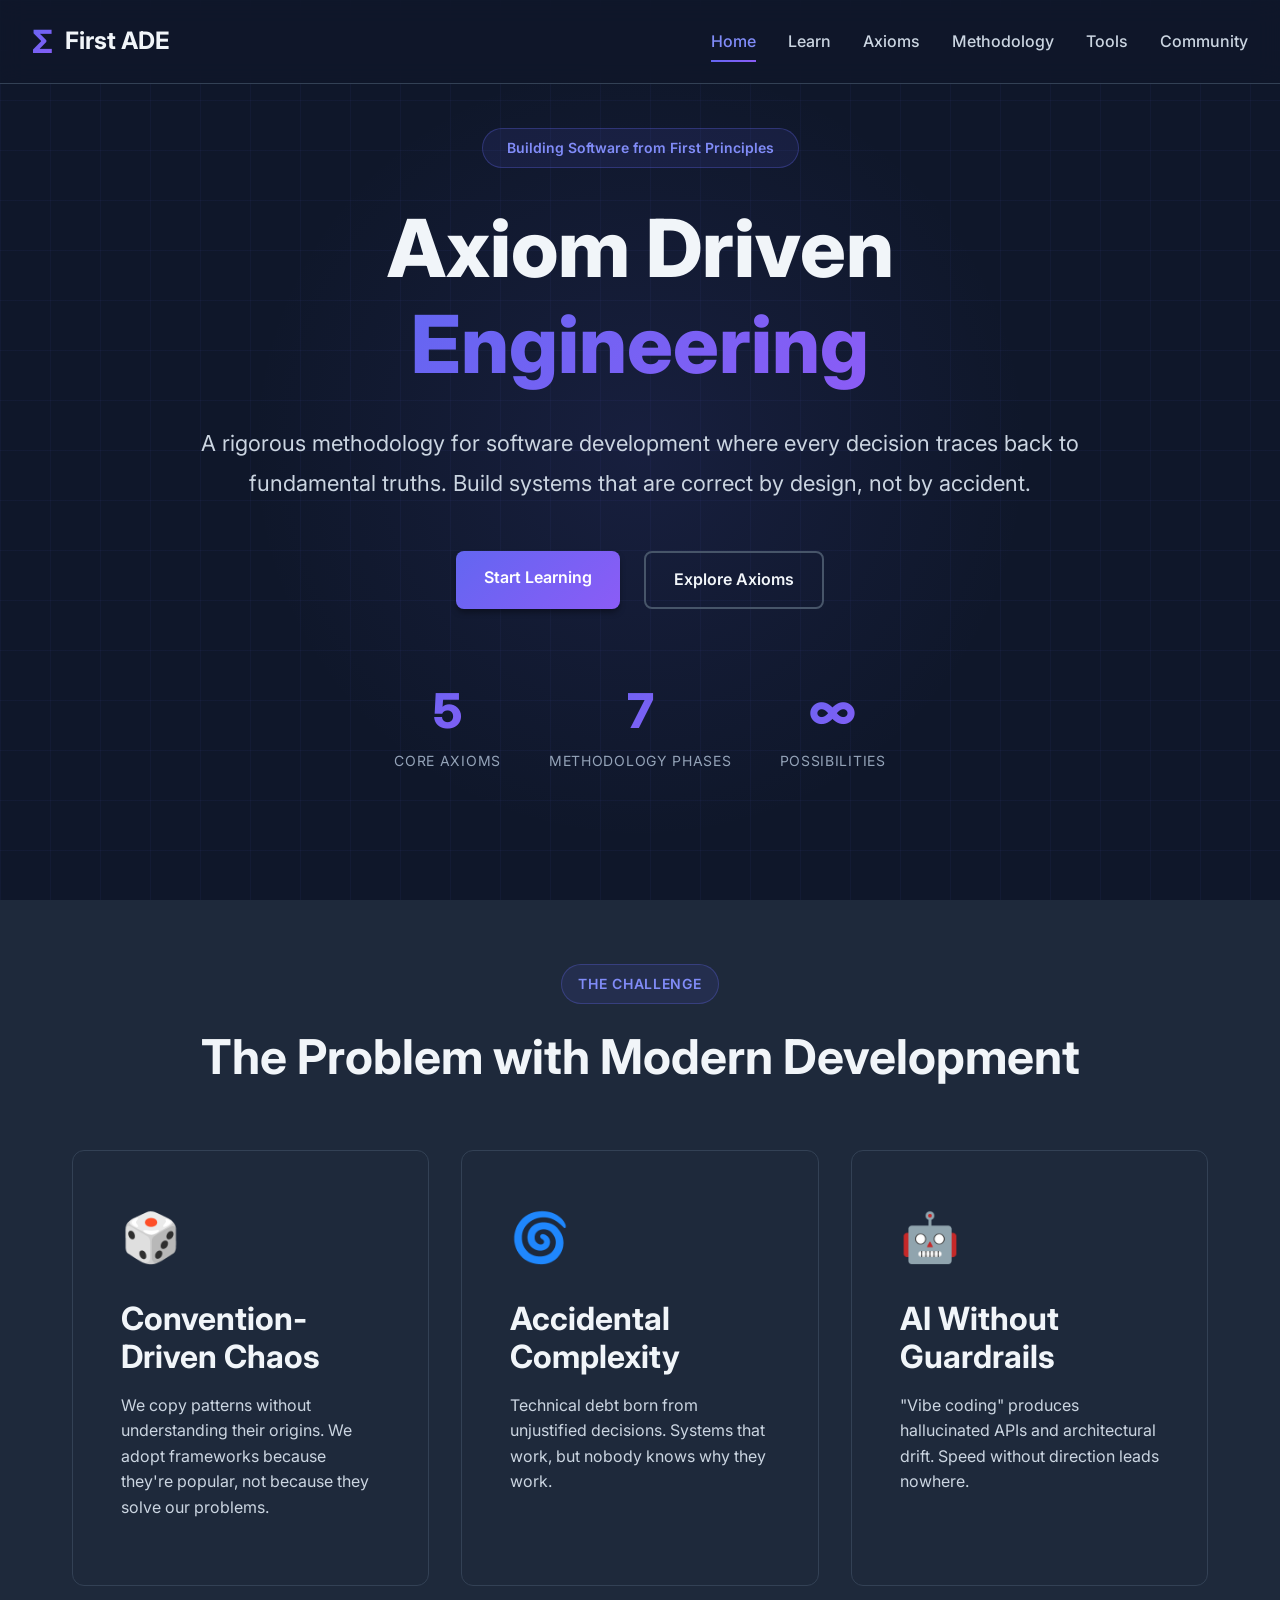
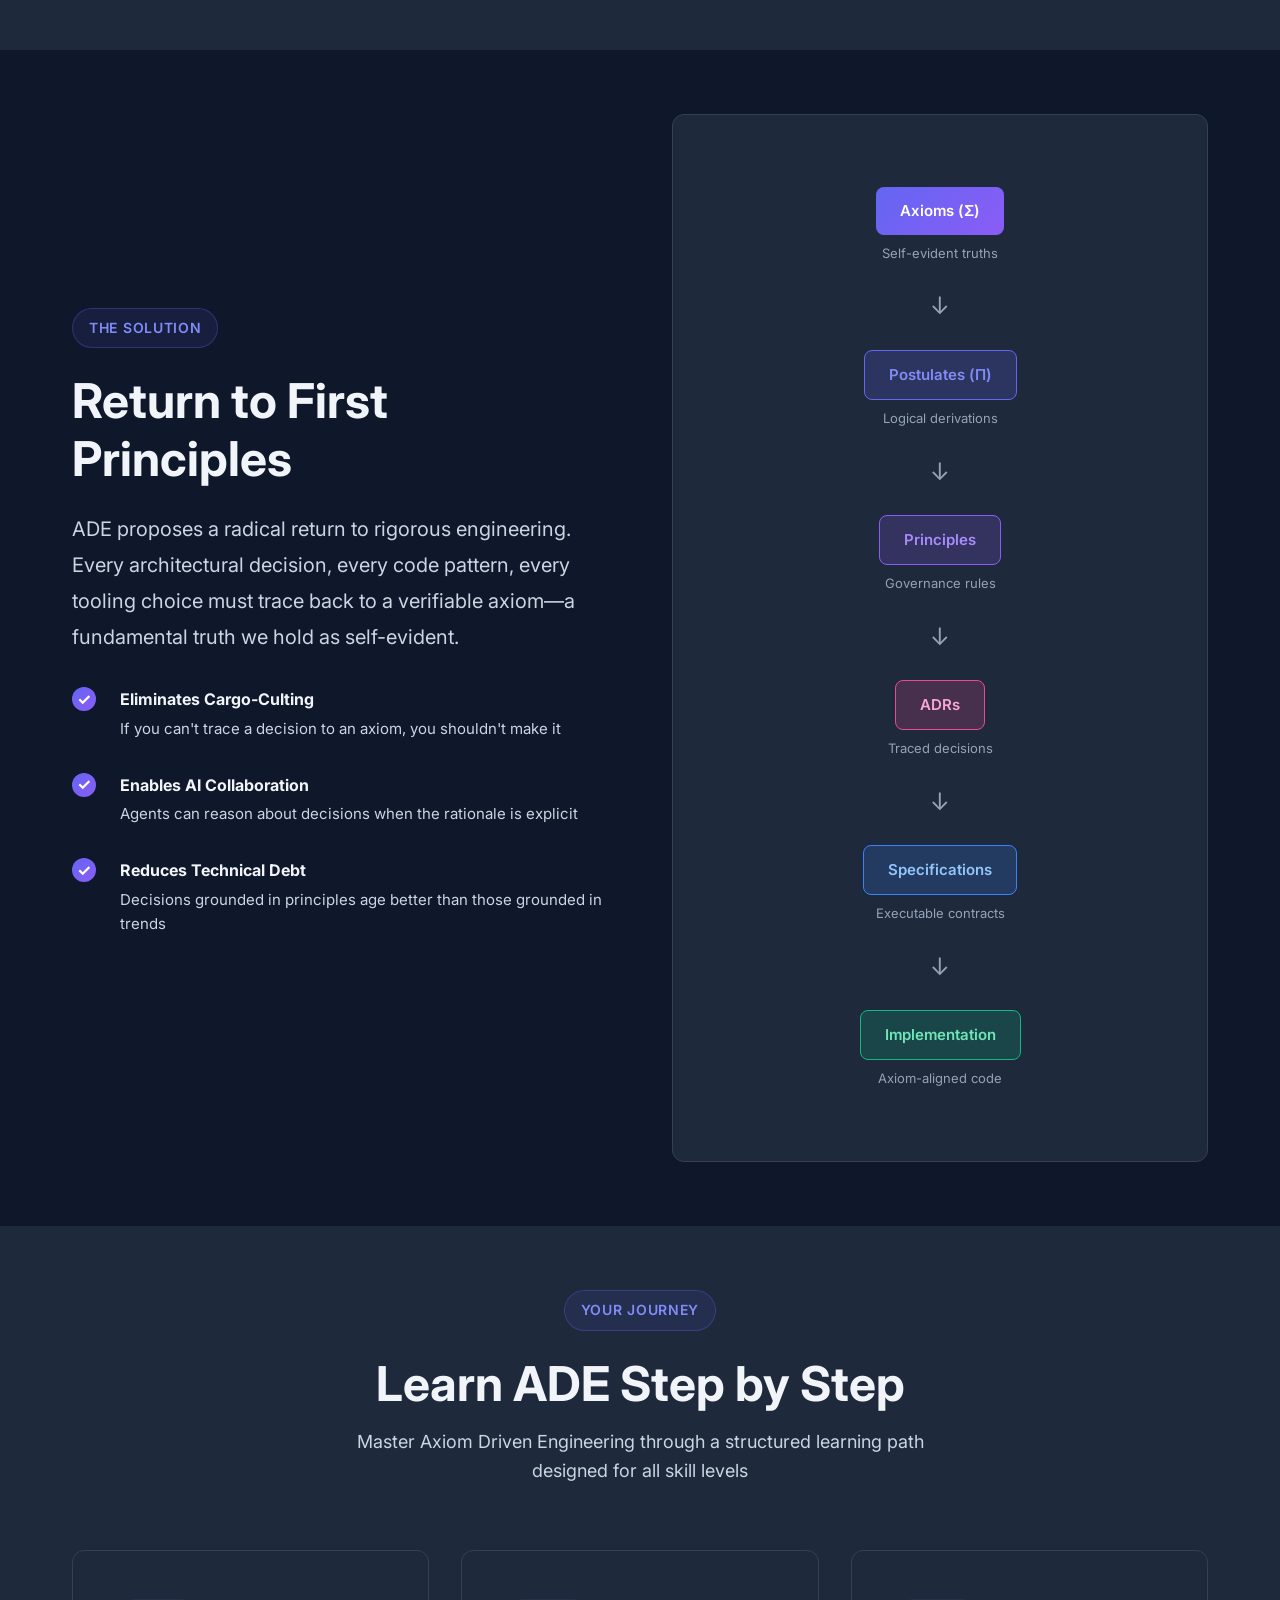
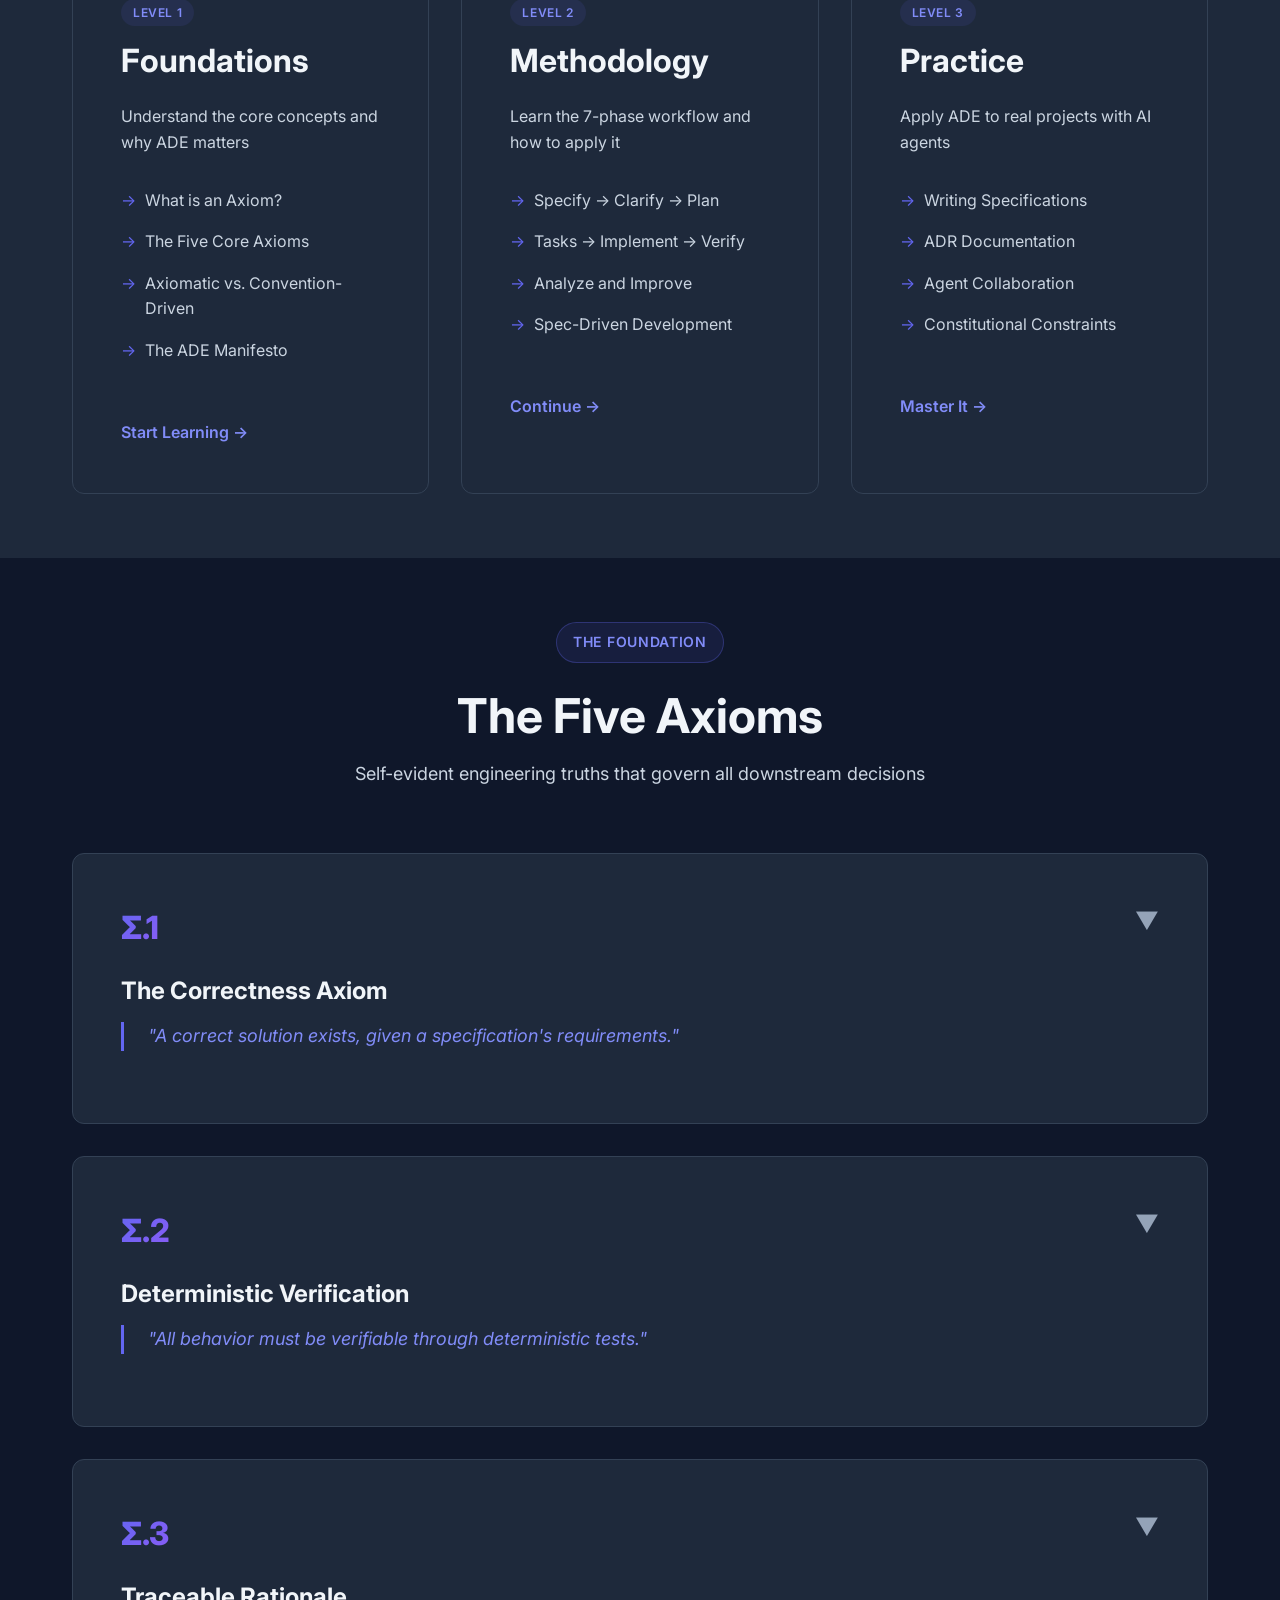
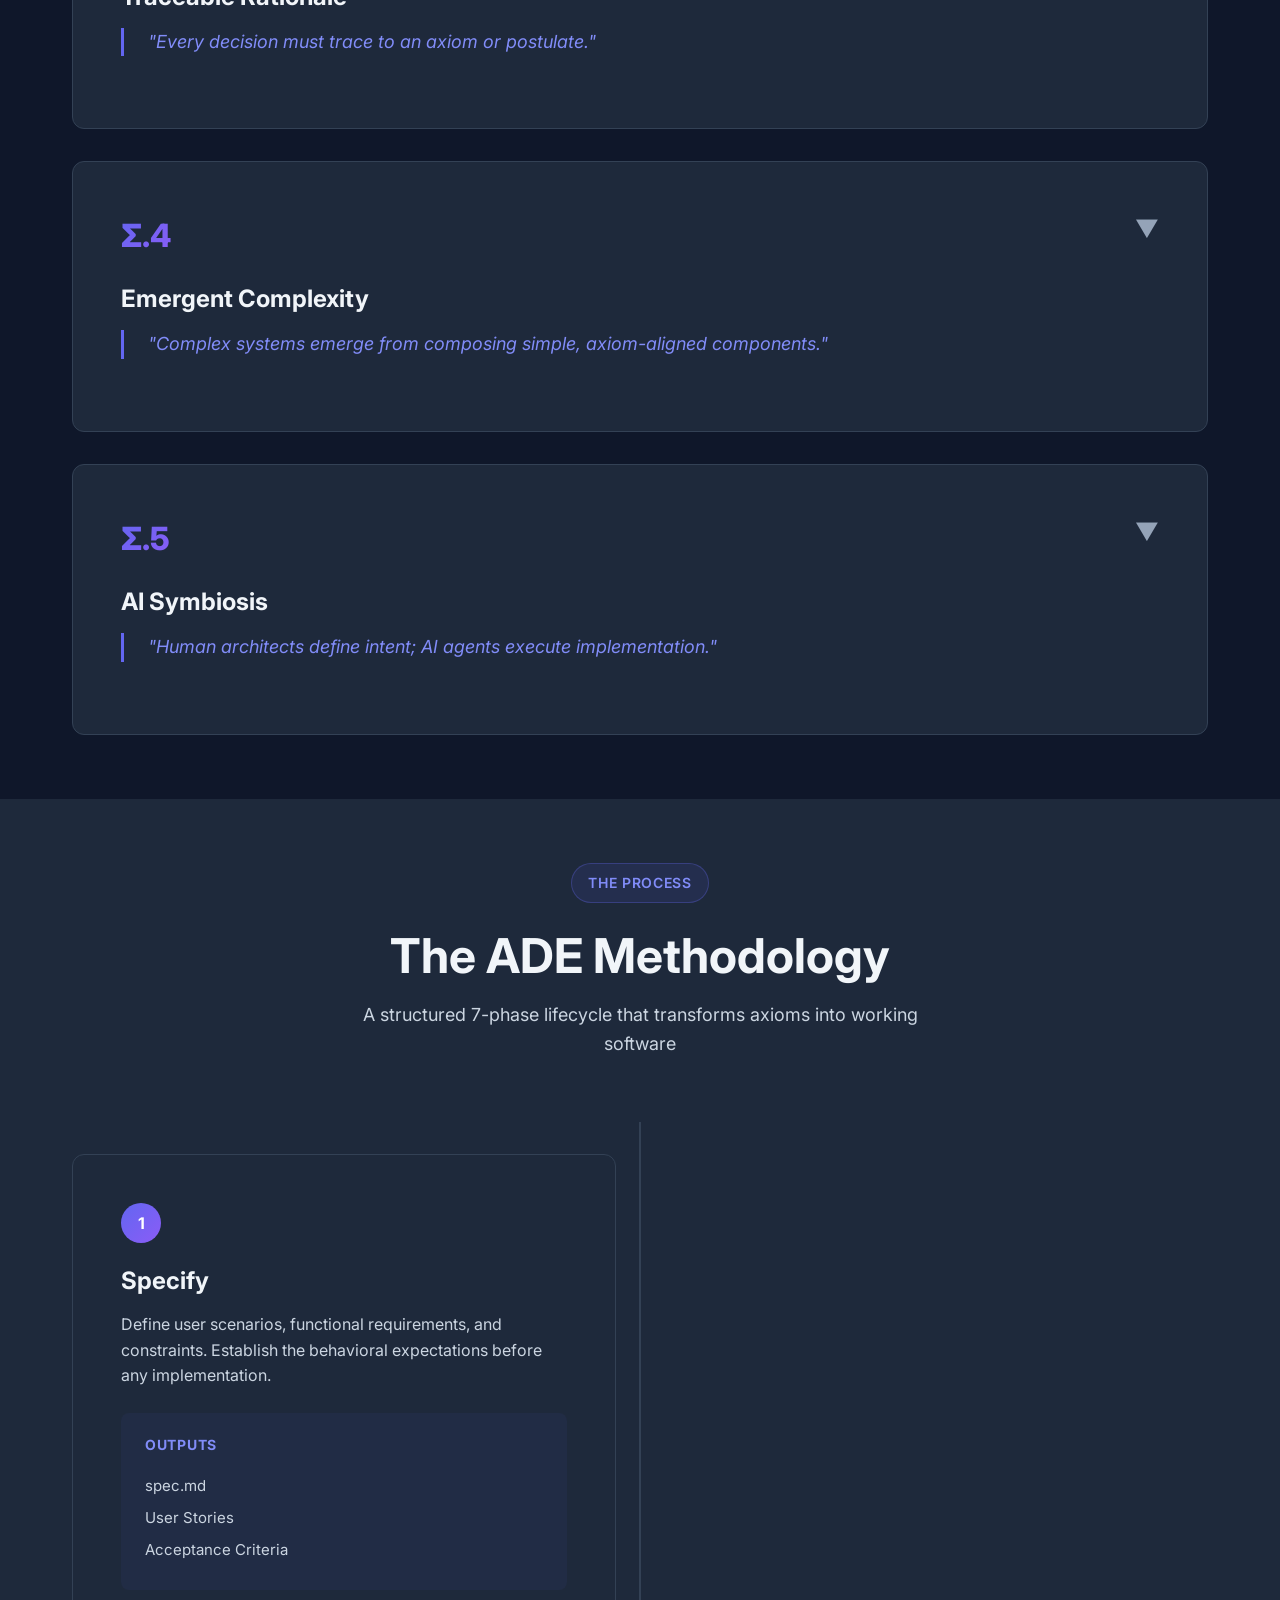
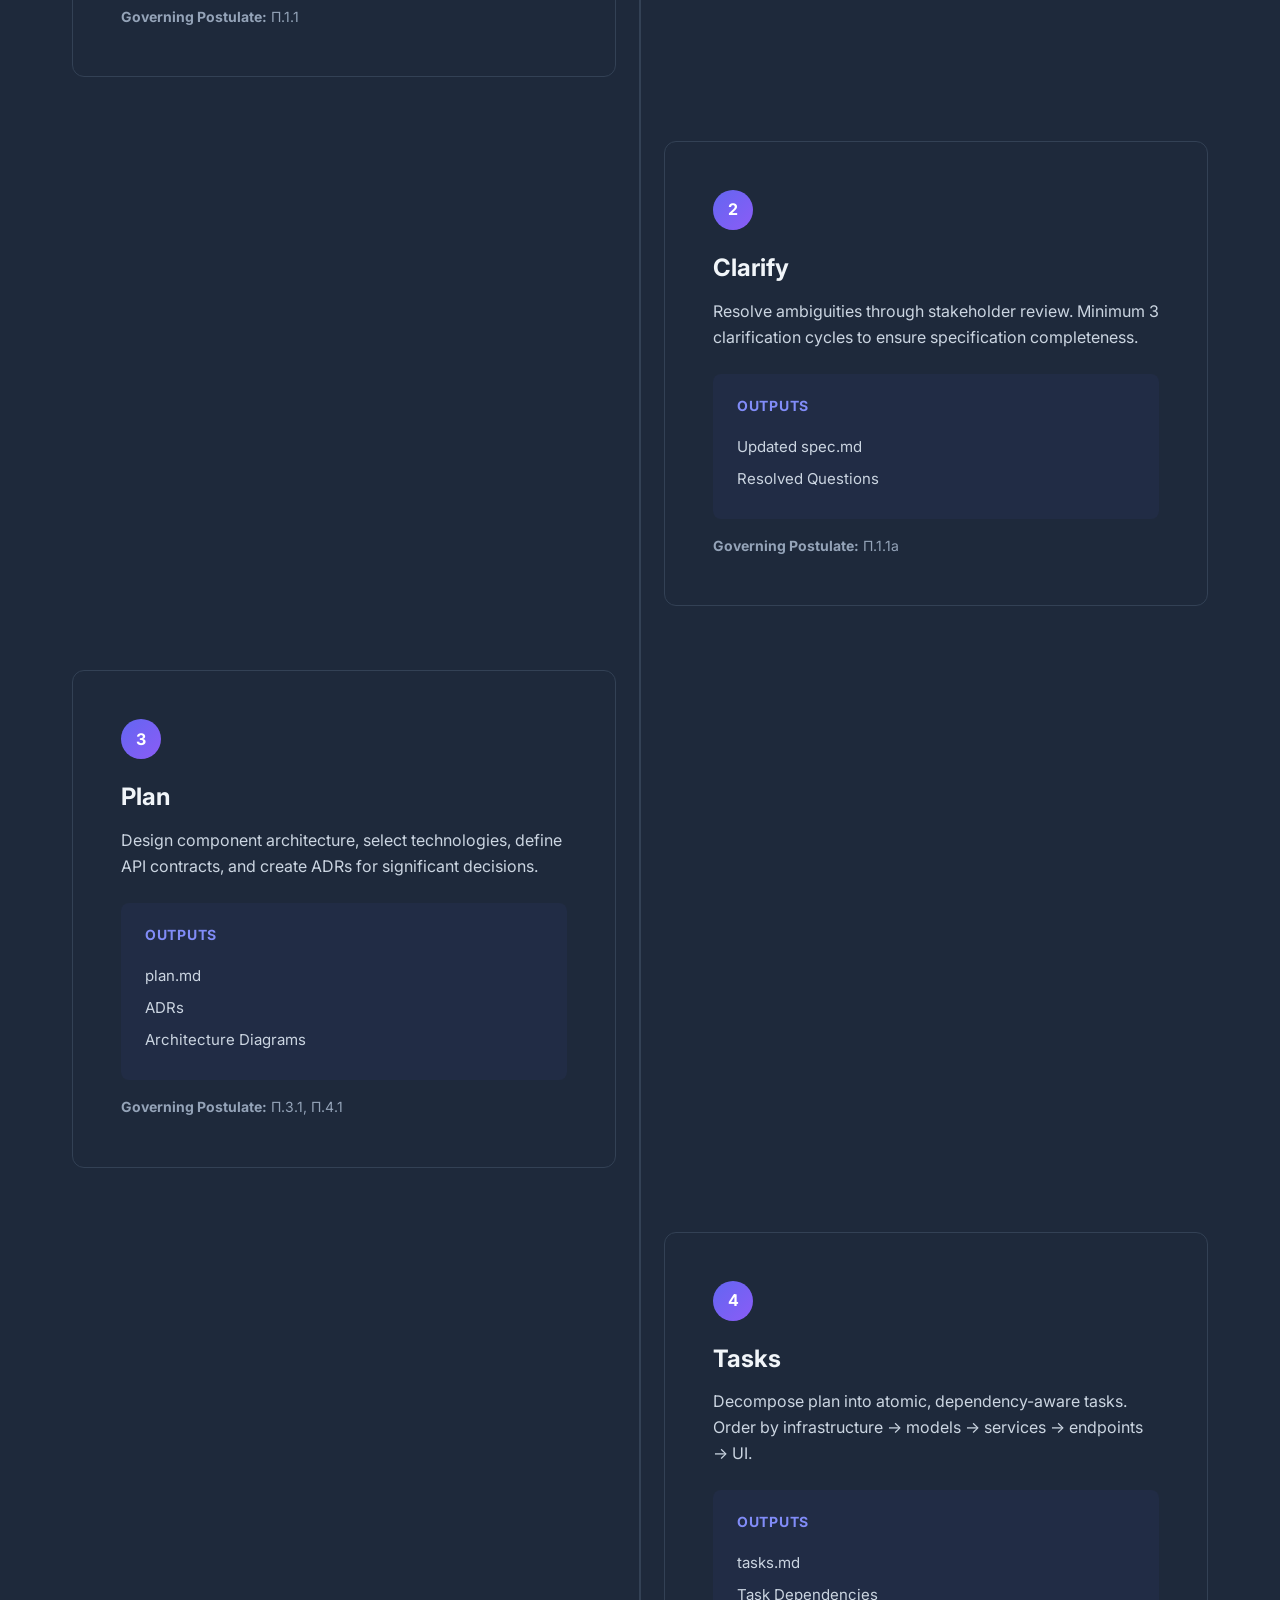
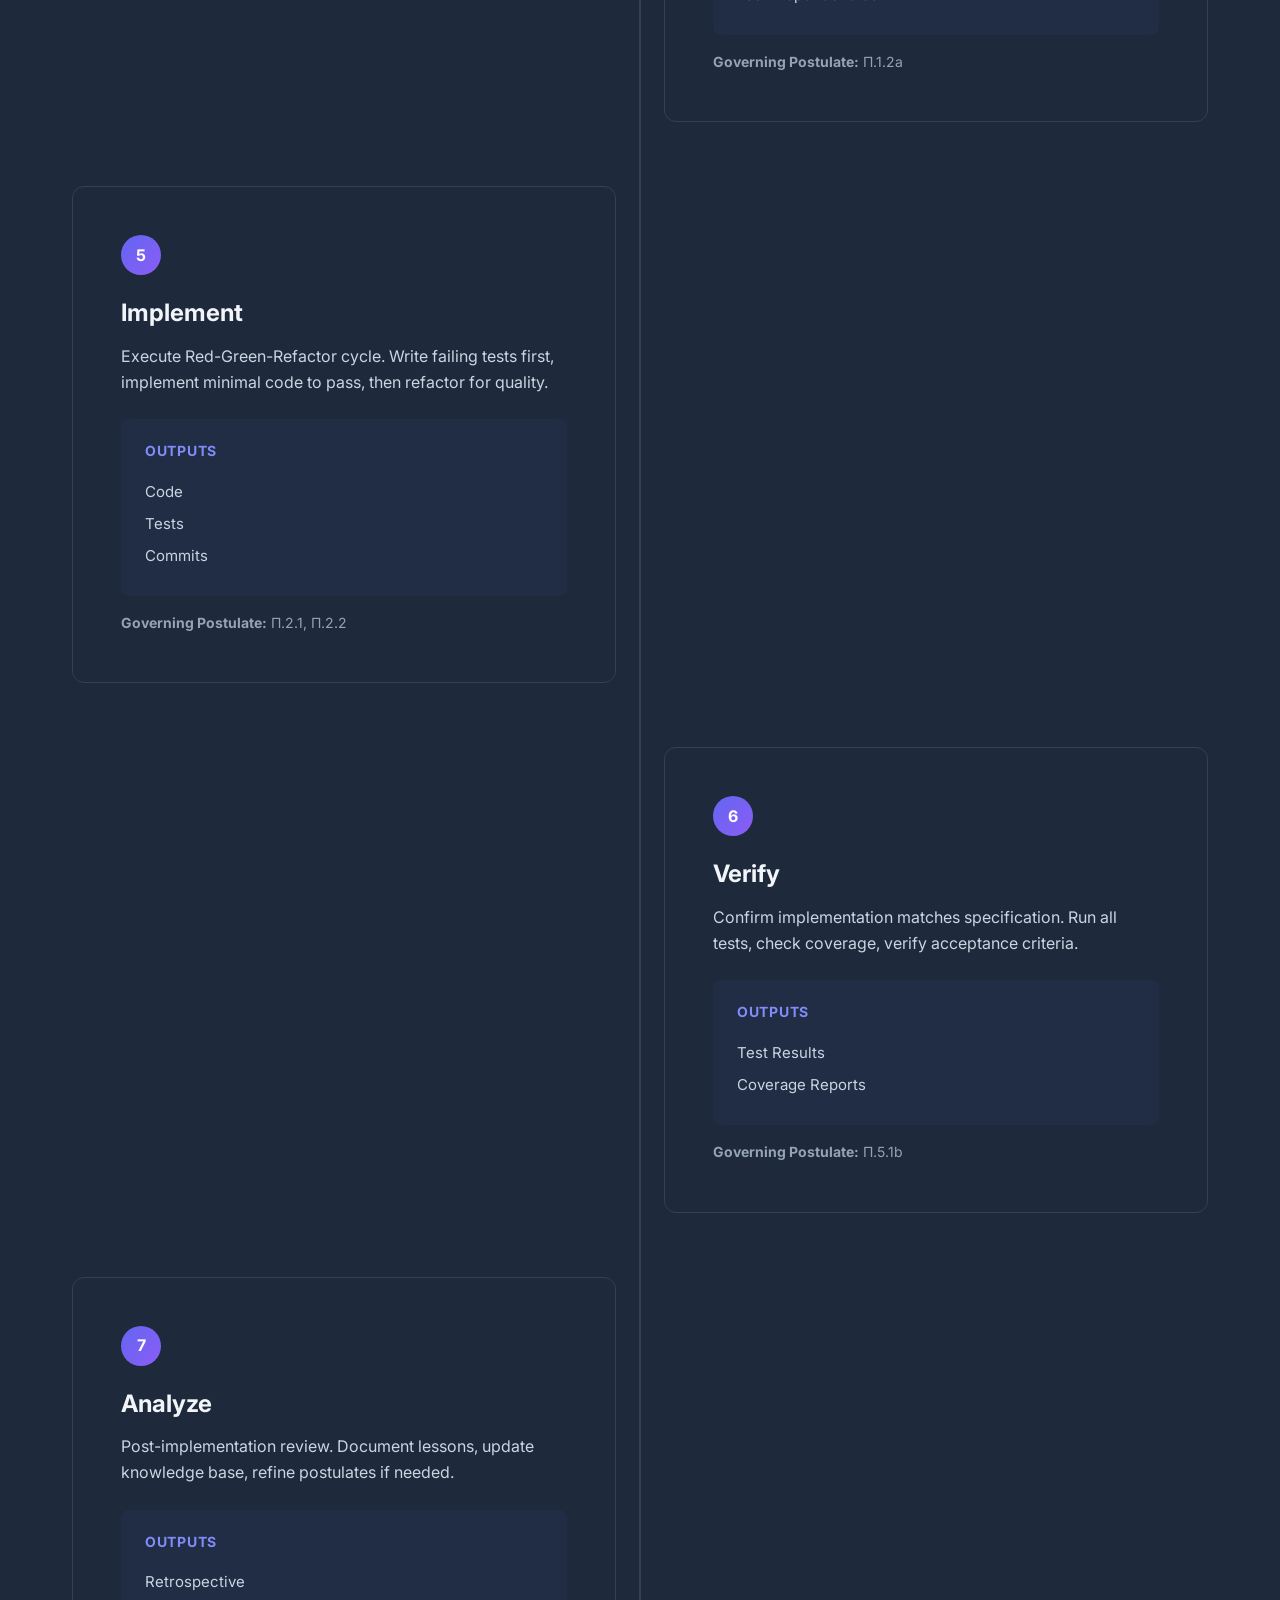
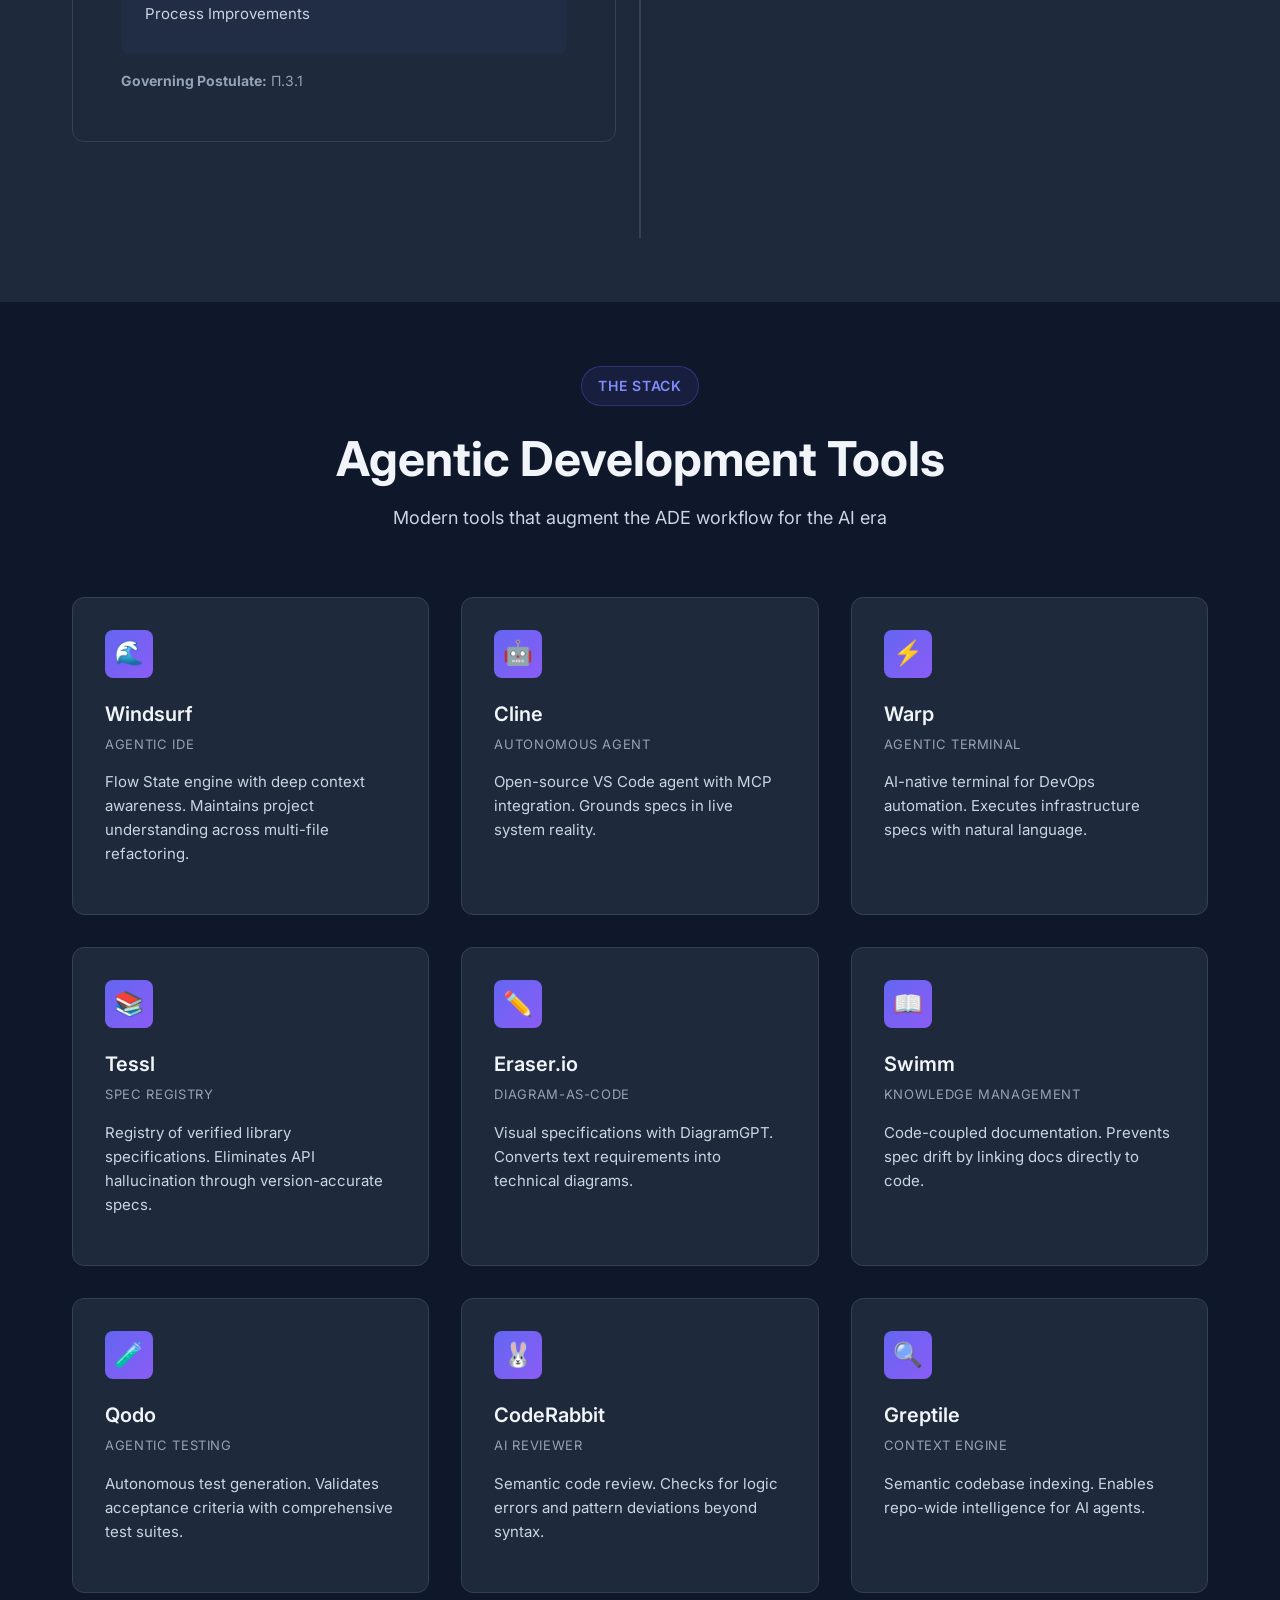
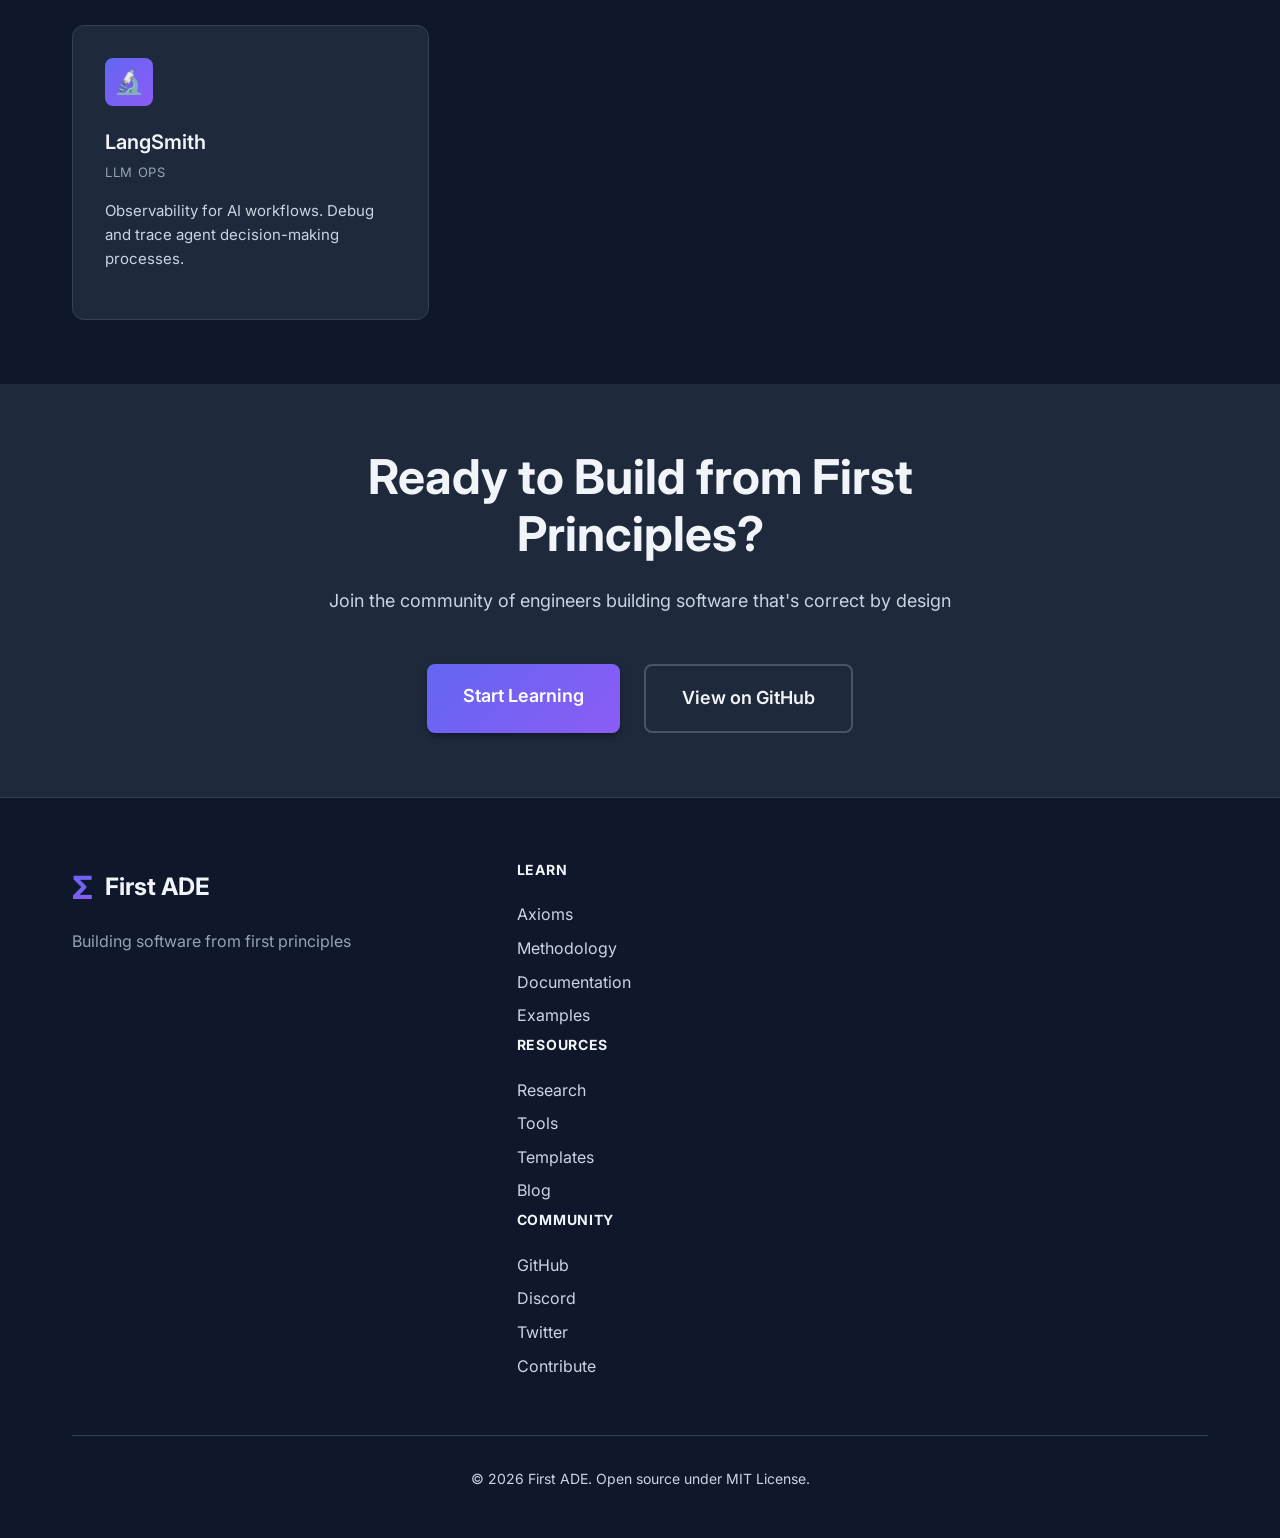
<file: web-portal/index.html>
<!DOCTYPE html>
<html lang="en">
<head>
    <meta charset="UTF-8">
    <meta name="viewport" content="width=device-width, initial-scale=1.0">
    <title>First ADE - Axiom Driven Engineering</title>
    <link rel="stylesheet" href="styles.css">
    <link rel="preconnect" href="https://fonts.googleapis.com">
    <link rel="preconnect" href="https://fonts.gstatic.com" crossorigin>
    <link href="https://fonts.googleapis.com/css2?family=Inter:wght@300;400;500;600;700;800&family=JetBrains+Mono:wght@400;500;600&display=swap" rel="stylesheet">
</head>
<body>
    <!-- Navigation -->
    <nav class="navbar">
        <div class="nav-container">
            <div class="nav-brand">
                <span class="logo-symbol">Σ</span>
                <span class="logo-text">First ADE</span>
            </div>
            <div class="nav-links">
                <a href="#home" class="nav-link active">Home</a>
                <a href="#learn" class="nav-link">Learn</a>
                <a href="#axioms" class="nav-link">Axioms</a>
                <a href="#methodology" class="nav-link">Methodology</a>
                <a href="#tools" class="nav-link">Tools</a>
                <a href="#community" class="nav-link">Community</a>
            </div>
            <button class="nav-toggle" aria-label="Toggle navigation">
                <span></span>
                <span></span>
                <span></span>
            </button>
        </div>
    </nav>

    <!-- Hero Section -->
    <section id="home" class="hero">
        <div class="hero-background">
            <div class="grid-overlay"></div>
        </div>
        <div class="hero-content">
            <div class="hero-badge">Building Software from First Principles</div>
            <h1 class="hero-title">
                Axiom Driven<br>
                <span class="gradient-text">Engineering</span>
            </h1>
            <p class="hero-subtitle">
                A rigorous methodology for software development where every decision traces back to fundamental truths. 
                Build systems that are correct by design, not by accident.
            </p>
            <div class="hero-cta">
                <a href="#learn" class="btn btn-primary">Start Learning</a>
                <a href="#axioms" class="btn btn-secondary">Explore Axioms</a>
            </div>
            <div class="hero-stats">
                <div class="stat">
                    <div class="stat-number">5</div>
                    <div class="stat-label">Core Axioms</div>
                </div>
                <div class="stat">
                    <div class="stat-number">7</div>
                    <div class="stat-label">Methodology Phases</div>
                </div>
                <div class="stat">
                    <div class="stat-number">∞</div>
                    <div class="stat-label">Possibilities</div>
                </div>
            </div>
        </div>
    </section>

    <!-- Problem Statement -->
    <section class="problem-section">
        <div class="container">
            <div class="section-header">
                <span class="section-badge">The Challenge</span>
                <h2>The Problem with Modern Development</h2>
            </div>
            <div class="problem-grid">
                <div class="problem-card">
                    <div class="problem-icon">🎲</div>
                    <h3>Convention-Driven Chaos</h3>
                    <p>We copy patterns without understanding their origins. We adopt frameworks because they're popular, not because they solve our problems.</p>
                </div>
                <div class="problem-card">
                    <div class="problem-icon">🌀</div>
                    <h3>Accidental Complexity</h3>
                    <p>Technical debt born from unjustified decisions. Systems that work, but nobody knows why they work.</p>
                </div>
                <div class="problem-card">
                    <div class="problem-icon">🤖</div>
                    <h3>AI Without Guardrails</h3>
                    <p>"Vibe coding" produces hallucinated APIs and architectural drift. Speed without direction leads nowhere.</p>
                </div>
            </div>
        </div>
    </section>

    <!-- Solution Overview -->
    <section class="solution-section">
        <div class="container">
            <div class="solution-content">
                <div class="solution-text">
                    <span class="section-badge">The Solution</span>
                    <h2>Return to First Principles</h2>
                    <p class="lead">ADE proposes a radical return to rigorous engineering. Every architectural decision, every code pattern, every tooling choice must trace back to a verifiable axiom—a fundamental truth we hold as self-evident.</p>
                    <ul class="benefit-list">
                        <li>
                            <span class="benefit-icon">✓</span>
                            <div>
                                <strong>Eliminates Cargo-Culting</strong>
                                <p>If you can't trace a decision to an axiom, you shouldn't make it</p>
                            </div>
                        </li>
                        <li>
                            <span class="benefit-icon">✓</span>
                            <div>
                                <strong>Enables AI Collaboration</strong>
                                <p>Agents can reason about decisions when the rationale is explicit</p>
                            </div>
                        </li>
                        <li>
                            <span class="benefit-icon">✓</span>
                            <div>
                                <strong>Reduces Technical Debt</strong>
                                <p>Decisions grounded in principles age better than those grounded in trends</p>
                            </div>
                        </li>
                    </ul>
                </div>
                <div class="solution-visual">
                    <div class="hierarchy-diagram">
                        <div class="hierarchy-level">
                            <div class="hierarchy-node axiom">Axioms (Σ)</div>
                            <div class="hierarchy-label">Self-evident truths</div>
                        </div>
                        <div class="hierarchy-arrow">↓</div>
                        <div class="hierarchy-level">
                            <div class="hierarchy-node postulate">Postulates (Π)</div>
                            <div class="hierarchy-label">Logical derivations</div>
                        </div>
                        <div class="hierarchy-arrow">↓</div>
                        <div class="hierarchy-level">
                            <div class="hierarchy-node principle">Principles</div>
                            <div class="hierarchy-label">Governance rules</div>
                        </div>
                        <div class="hierarchy-arrow">↓</div>
                        <div class="hierarchy-level">
                            <div class="hierarchy-node adr">ADRs</div>
                            <div class="hierarchy-label">Traced decisions</div>
                        </div>
                        <div class="hierarchy-arrow">↓</div>
                        <div class="hierarchy-level">
                            <div class="hierarchy-node spec">Specifications</div>
                            <div class="hierarchy-label">Executable contracts</div>
                        </div>
                        <div class="hierarchy-arrow">↓</div>
                        <div class="hierarchy-level">
                            <div class="hierarchy-node impl">Implementation</div>
                            <div class="hierarchy-label">Axiom-aligned code</div>
                        </div>
                    </div>
                </div>
            </div>
        </div>
    </section>

    <!-- Learning Path -->
    <section id="learn" class="learning-path">
        <div class="container">
            <div class="section-header">
                <span class="section-badge">Your Journey</span>
                <h2>Learn ADE Step by Step</h2>
                <p>Master Axiom Driven Engineering through a structured learning path designed for all skill levels</p>
            </div>
            <div class="path-grid">
                <div class="path-card" data-level="beginner">
                    <div class="path-header">
                        <span class="path-level">Level 1</span>
                        <h3>Foundations</h3>
                    </div>
                    <p>Understand the core concepts and why ADE matters</p>
                    <ul class="path-topics">
                        <li>What is an Axiom?</li>
                        <li>The Five Core Axioms</li>
                        <li>Axiomatic vs. Convention-Driven</li>
                        <li>The ADE Manifesto</li>
                    </ul>
                    <a href="learn-foundations.html" class="path-link">Start Learning →</a>
                </div>
                <div class="path-card" data-level="intermediate">
                    <div class="path-header">
                        <span class="path-level">Level 2</span>
                        <h3>Methodology</h3>
                    </div>
                    <p>Learn the 7-phase workflow and how to apply it</p>
                    <ul class="path-topics">
                        <li>Specify → Clarify → Plan</li>
                        <li>Tasks → Implement → Verify</li>
                        <li>Analyze and Improve</li>
                        <li>Spec-Driven Development</li>
                    </ul>
                    <a href="learn-methodology.html" class="path-link">Continue →</a>
                </div>
                <div class="path-card" data-level="advanced">
                    <div class="path-header">
                        <span class="path-level">Level 3</span>
                        <h3>Practice</h3>
                    </div>
                    <p>Apply ADE to real projects with AI agents</p>
                    <ul class="path-topics">
                        <li>Writing Specifications</li>
                        <li>ADR Documentation</li>
                        <li>Agent Collaboration</li>
                        <li>Constitutional Constraints</li>
                    </ul>
                    <a href="learn-practice.html" class="path-link">Master It →</a>
                </div>
            </div>
        </div>
    </section>

    <!-- Axioms Section -->
    <section id="axioms" class="axioms-section">
        <div class="container">
            <div class="section-header">
                <span class="section-badge">The Foundation</span>
                <h2>The Five Axioms</h2>
                <p>Self-evident engineering truths that govern all downstream decisions</p>
            </div>
            <div class="axioms-grid">
                <!-- Axiom cards will be populated by JavaScript -->
            </div>
        </div>
    </section>

    <!-- Methodology Section -->
    <section id="methodology" class="methodology-section">
        <div class="container">
            <div class="section-header">
                <span class="section-badge">The Process</span>
                <h2>The ADE Methodology</h2>
                <p>A structured 7-phase lifecycle that transforms axioms into working software</p>
            </div>
            <div class="methodology-timeline">
                <!-- Timeline will be populated by JavaScript -->
            </div>
        </div>
    </section>

    <!-- Tools Section -->
    <section id="tools" class="tools-section">
        <div class="container">
            <div class="section-header">
                <span class="section-badge">The Stack</span>
                <h2>Agentic Development Tools</h2>
                <p>Modern tools that augment the ADE workflow for the AI era</p>
            </div>
            <div class="tools-grid">
                <!-- Tools will be populated by JavaScript -->
            </div>
        </div>
    </section>

    <!-- CTA Section -->
    <section class="cta-section">
        <div class="container">
            <div class="cta-content">
                <h2>Ready to Build from First Principles?</h2>
                <p>Join the community of engineers building software that's correct by design</p>
                <div class="cta-buttons">
                    <a href="#learn" class="btn btn-primary btn-large">Start Learning</a>
                    <a href="https://github.com" class="btn btn-secondary btn-large">View on GitHub</a>
                </div>
            </div>
        </div>
    </section>

    <!-- Footer -->
    <footer class="footer">
        <div class="container">
            <div class="footer-content">
                <div class="footer-brand">
                    <div class="footer-logo">
                        <span class="logo-symbol">Σ</span>
                        <span class="logo-text">First ADE</span>
                    </div>
                    <p>Building software from first principles</p>
                </div>
                <div class="footer-links">
                    <div class="footer-column">
                        <h4>Learn</h4>
                        <a href="#axioms">Axioms</a>
                        <a href="#methodology">Methodology</a>
                        <a href="docs.html">Documentation</a>
                        <a href="examples.html">Examples</a>
                    </div>
                    <div class="footer-column">
                        <h4>Resources</h4>
                        <a href="research.html">Research</a>
                        <a href="tools.html">Tools</a>
                        <a href="templates.html">Templates</a>
                        <a href="blog.html">Blog</a>
                    </div>
                    <div class="footer-column">
                        <h4>Community</h4>
                        <a href="https://github.com">GitHub</a>
                        <a href="https://discord.com">Discord</a>
                        <a href="https://twitter.com">Twitter</a>
                        <a href="contribute.html">Contribute</a>
                    </div>
                </div>
            </div>
            <div class="footer-bottom">
                <p>&copy; 2026 First ADE. Open source under MIT License.</p>
            </div>
        </div>
    </footer>

    <script src="script.js"></script>
</body>
</html>
</file>
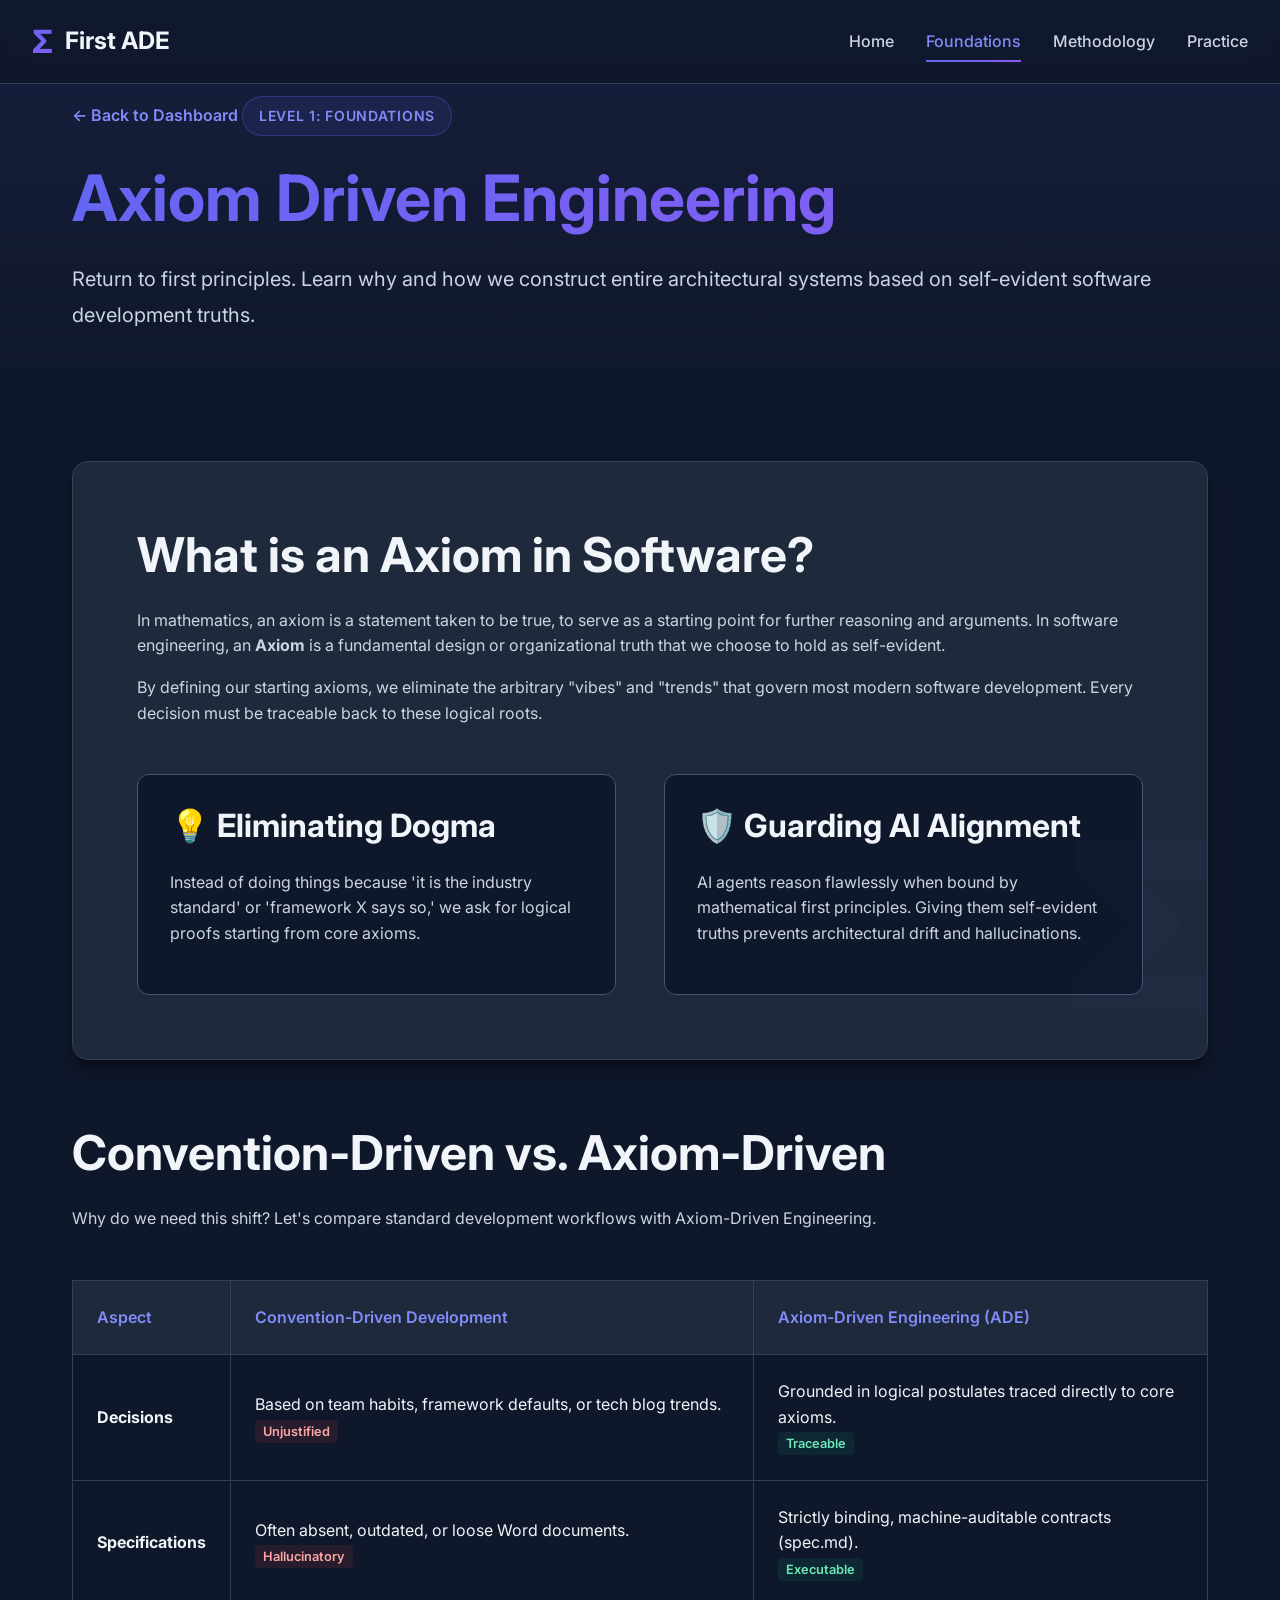
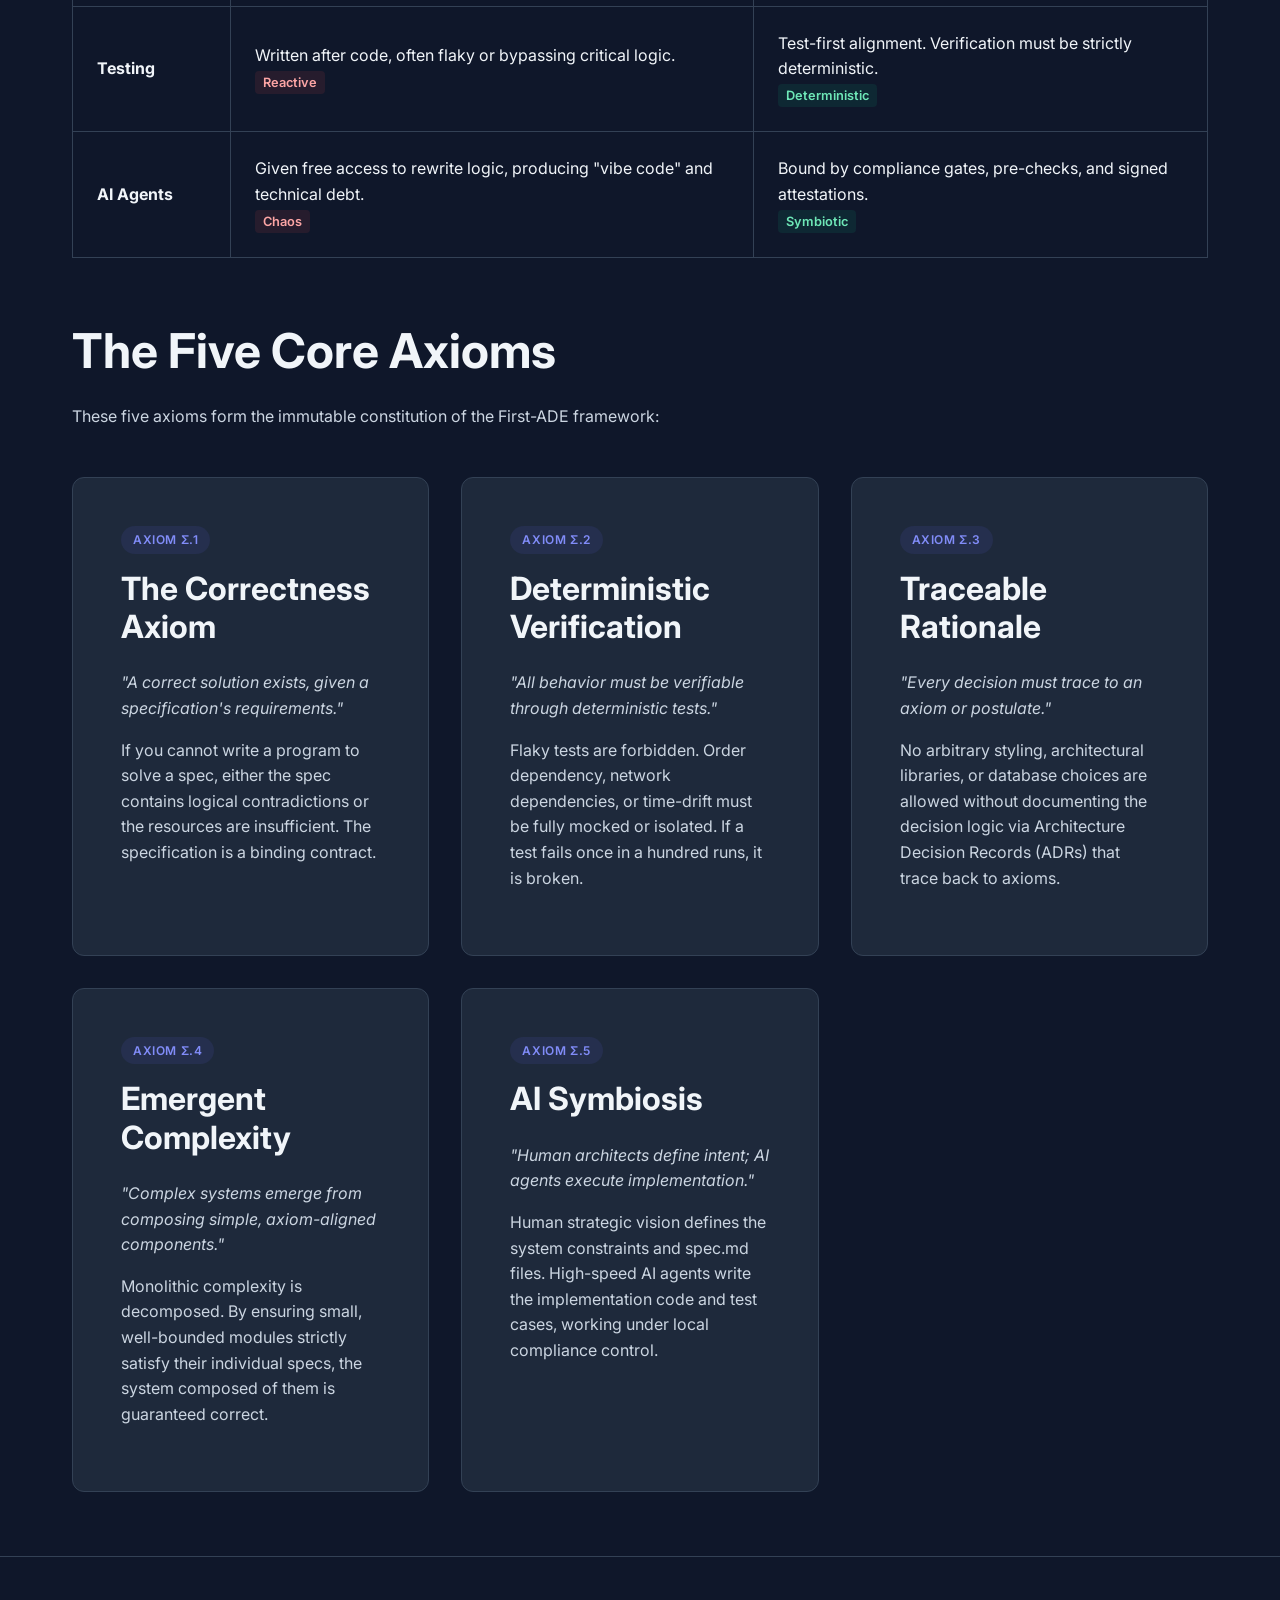
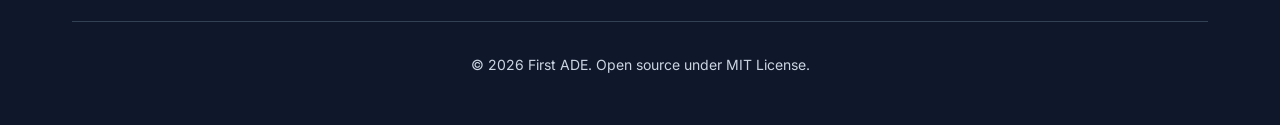
<file: web-portal/learn-foundations.html>
<!DOCTYPE html>
<html lang="en">
<head>
    <meta charset="UTF-8">
    <meta name="viewport" content="width=device-width, initial-scale=1.0">
    <title>First ADE - Level 1: Foundations</title>
    <link rel="stylesheet" href="styles.css">
    <link rel="preconnect" href="https://fonts.googleapis.com">
    <link rel="preconnect" href="https://fonts.gstatic.com" crossorigin>
    <link href="https://fonts.googleapis.com/css2?family=Inter:wght@300;400;500;600;700;800&family=JetBrains+Mono:wght@400;500;600&display=swap" rel="stylesheet">
    <style>
        .page-header {
            padding: calc(var(--spacing-2xl) + 2rem) 0 var(--spacing-xl);
            background: linear-gradient(180deg, rgba(99, 102, 241, 0.1) 0%, rgba(15, 23, 42, 0) 100%);
            position: relative;
        }
        .back-btn {
            display: inline-flex;
            align-items: center;
            gap: var(--spacing-xs);
            color: var(--primary-light);
            text-decoration: none;
            font-weight: 600;
            margin-bottom: var(--spacing-md);
            transition: color var(--transition-fast);
        }
        .back-btn:hover {
            color: var(--primary);
        }
        .manifesto-section {
            background: var(--bg-secondary);
            border: 1px solid var(--border);
            border-radius: 16px;
            padding: var(--spacing-2xl);
            margin: var(--spacing-2xl) 0;
            box-shadow: var(--shadow-lg);
            position: relative;
            overflow: hidden;
        }
        .manifesto-section::before {
            content: "Σ";
            position: absolute;
            right: -20px;
            bottom: -60px;
            font-size: 15rem;
            font-weight: 900;
            color: rgba(99, 102, 241, 0.03);
            pointer-events: none;
        }
        .manifesto-grid {
            display: grid;
            grid-template-columns: 1fr 1fr;
            gap: var(--spacing-xl);
            margin-top: var(--spacing-xl);
        }
        .manifesto-card {
            background: var(--bg-primary);
            border: 1px solid var(--border-light);
            border-radius: 12px;
            padding: var(--spacing-lg);
            transition: transform var(--transition-base);
        }
        .manifesto-card:hover {
            transform: translateY(-4px);
            border-color: var(--primary);
        }
        .compare-table {
            width: 100%;
            border-collapse: collapse;
            margin: var(--spacing-xl) 0;
        }
        .compare-table th, .compare-table td {
            padding: var(--spacing-md);
            border: 1px solid var(--border);
            text-align: left;
        }
        .compare-table th {
            background: var(--bg-secondary);
            color: var(--primary-light);
            font-weight: 600;
        }
        .compare-table tr:hover {
            background: rgba(99, 102, 241, 0.05);
        }
        .badge-positive {
            background: rgba(16, 185, 129, 0.1);
            color: #6ee7b7;
            padding: 0.25rem 0.5rem;
            border-radius: 4px;
            font-size: 0.8rem;
            font-weight: 600;
        }
        .badge-negative {
            background: rgba(239, 68, 68, 0.1);
            color: #fca5a5;
            padding: 0.25rem 0.5rem;
            border-radius: 4px;
            font-size: 0.8rem;
            font-weight: 600;
        }
        @media (max-width: 768px) {
            .manifesto-grid {
                grid-template-columns: 1fr;
            }
        }
    </style>
</head>
<body>
    <!-- Navigation -->
    <nav class="navbar">
        <div class="nav-container">
            <div class="nav-brand">
                <span class="logo-symbol">Σ</span>
                <span class="logo-text">First ADE</span>
            </div>
            <div class="nav-links">
                <a href="index.html" class="nav-link">Home</a>
                <a href="learn-foundations.html" class="nav-link active">Foundations</a>
                <a href="learn-methodology.html" class="nav-link">Methodology</a>
                <a href="learn-practice.html" class="nav-link">Practice</a>
            </div>
        </div>
    </nav>

    <!-- Page Content -->
    <div class="page-header">
        <div class="container">
            <a href="index.html" class="back-btn">← Back to Dashboard</a>
            <span class="section-badge">Level 1: Foundations</span>
            <h1 class="gradient-text">Axiom Driven Engineering</h1>
            <p class="lead">Return to first principles. Learn why and how we construct entire architectural systems based on self-evident software development truths.</p>
        </div>
    </div>

    <section class="container">
        <!-- What is an Axiom? -->
        <div class="manifesto-section">
            <h2>What is an Axiom in Software?</h2>
            <p>In mathematics, an axiom is a statement taken to be true, to serve as a starting point for further reasoning and arguments. In software engineering, an <strong>Axiom</strong> is a fundamental design or organizational truth that we choose to hold as self-evident.</p>
            <p>By defining our starting axioms, we eliminate the arbitrary "vibes" and "trends" that govern most modern software development. Every decision must be traceable back to these logical roots.</p>
            
            <div class="manifesto-grid">
                <div class="manifesto-card">
                    <h3>💡 Eliminating Dogma</h3>
                    <p>Instead of doing things because 'it is the industry standard' or 'framework X says so,' we ask for logical proofs starting from core axioms.</p>
                </div>
                <div class="manifesto-card">
                    <h3>🛡️ Guarding AI Alignment</h3>
                    <p>AI agents reason flawlessly when bound by mathematical first principles. Giving them self-evident truths prevents architectural drift and hallucinations.</p>
                </div>
            </div>
        </div>

        <!-- Comparative Study -->
        <div style="margin: var(--spacing-2xl) 0;">
            <h2>Convention-Driven vs. Axiom-Driven</h2>
            <p>Why do we need this shift? Let's compare standard development workflows with Axiom-Driven Engineering.</p>
            <table class="compare-table">
                <thead>
                    <tr>
                        <th>Aspect</th>
                        <th>Convention-Driven Development</th>
                        <th>Axiom-Driven Engineering (ADE)</th>
                    </tr>
                </thead>
                <tbody>
                    <tr>
                        <td><strong>Decisions</strong></td>
                        <td>Based on team habits, framework defaults, or tech blog trends.<br><span class="badge-negative">Unjustified</span></td>
                        <td>Grounded in logical postulates traced directly to core axioms.<br><span class="badge-positive">Traceable</span></td>
                    </tr>
                    <tr>
                        <td><strong>Specifications</strong></td>
                        <td>Often absent, outdated, or loose Word documents.<br><span class="badge-negative">Hallucinatory</span></td>
                        <td>Strictly binding, machine-auditable contracts (spec.md).<br><span class="badge-positive">Executable</span></td>
                    </tr>
                    <tr>
                        <td><strong>Testing</strong></td>
                        <td>Written after code, often flaky or bypassing critical logic.<br><span class="badge-negative">Reactive</span></td>
                        <td>Test-first alignment. Verification must be strictly deterministic.<br><span class="badge-positive">Deterministic</span></td>
                    </tr>
                    <tr>
                        <td><strong>AI Agents</strong></td>
                        <td>Given free access to rewrite logic, producing "vibe code" and technical debt.<br><span class="badge-negative">Chaos</span></td>
                        <td>Bound by compliance gates, pre-checks, and signed attestations.<br><span class="badge-positive">Symbiotic</span></td>
                    </tr>
                </tbody>
            </table>
        </div>

        <!-- Deep-Dive: The 5 Axioms -->
        <div style="margin: var(--spacing-2xl) 0;">
            <h2>The Five Core Axioms</h2>
            <p>These five axioms form the immutable constitution of the First-ADE framework:</p>
            <div class="path-grid" style="margin-top: var(--spacing-xl);">
                <div class="path-card">
                    <span class="path-level">Axiom Σ.1</span>
                    <h3>The Correctness Axiom</h3>
                    <p><em>"A correct solution exists, given a specification's requirements."</em></p>
                    <p>If you cannot write a program to solve a spec, either the spec contains logical contradictions or the resources are insufficient. The specification is a binding contract.</p>
                </div>
                <div class="path-card">
                    <span class="path-level">Axiom Σ.2</span>
                    <h3>Deterministic Verification</h3>
                    <p><em>"All behavior must be verifiable through deterministic tests."</em></p>
                    <p>Flaky tests are forbidden. Order dependency, network dependencies, or time-drift must be fully mocked or isolated. If a test fails once in a hundred runs, it is broken.</p>
                </div>
                <div class="path-card">
                    <span class="path-level">Axiom Σ.3</span>
                    <h3>Traceable Rationale</h3>
                    <p><em>"Every decision must trace to an axiom or postulate."</em></p>
                    <p>No arbitrary styling, architectural libraries, or database choices are allowed without documenting the decision logic via Architecture Decision Records (ADRs) that trace back to axioms.</p>
                </div>
                <div class="path-card">
                    <span class="path-level">Axiom Σ.4</span>
                    <h3>Emergent Complexity</h3>
                    <p><em>"Complex systems emerge from composing simple, axiom-aligned components."</em></p>
                    <p>Monolithic complexity is decomposed. By ensuring small, well-bounded modules strictly satisfy their individual specs, the system composed of them is guaranteed correct.</p>
                </div>
                <div class="path-card">
                    <span class="path-level">Axiom Σ.5</span>
                    <h3>AI Symbiosis</h3>
                    <p><em>"Human architects define intent; AI agents execute implementation."</em></p>
                    <p>Human strategic vision defines the system constraints and spec.md files. High-speed AI agents write the implementation code and test cases, working under local compliance control.</p>
                </div>
            </div>
        </div>
    </section>

    <!-- Footer -->
    <footer class="footer">
        <div class="container">
            <div class="footer-bottom">
                <p>&copy; 2026 First ADE. Open source under MIT License.</p>
            </div>
        </div>
    </footer>
</body>
</html>
</file>
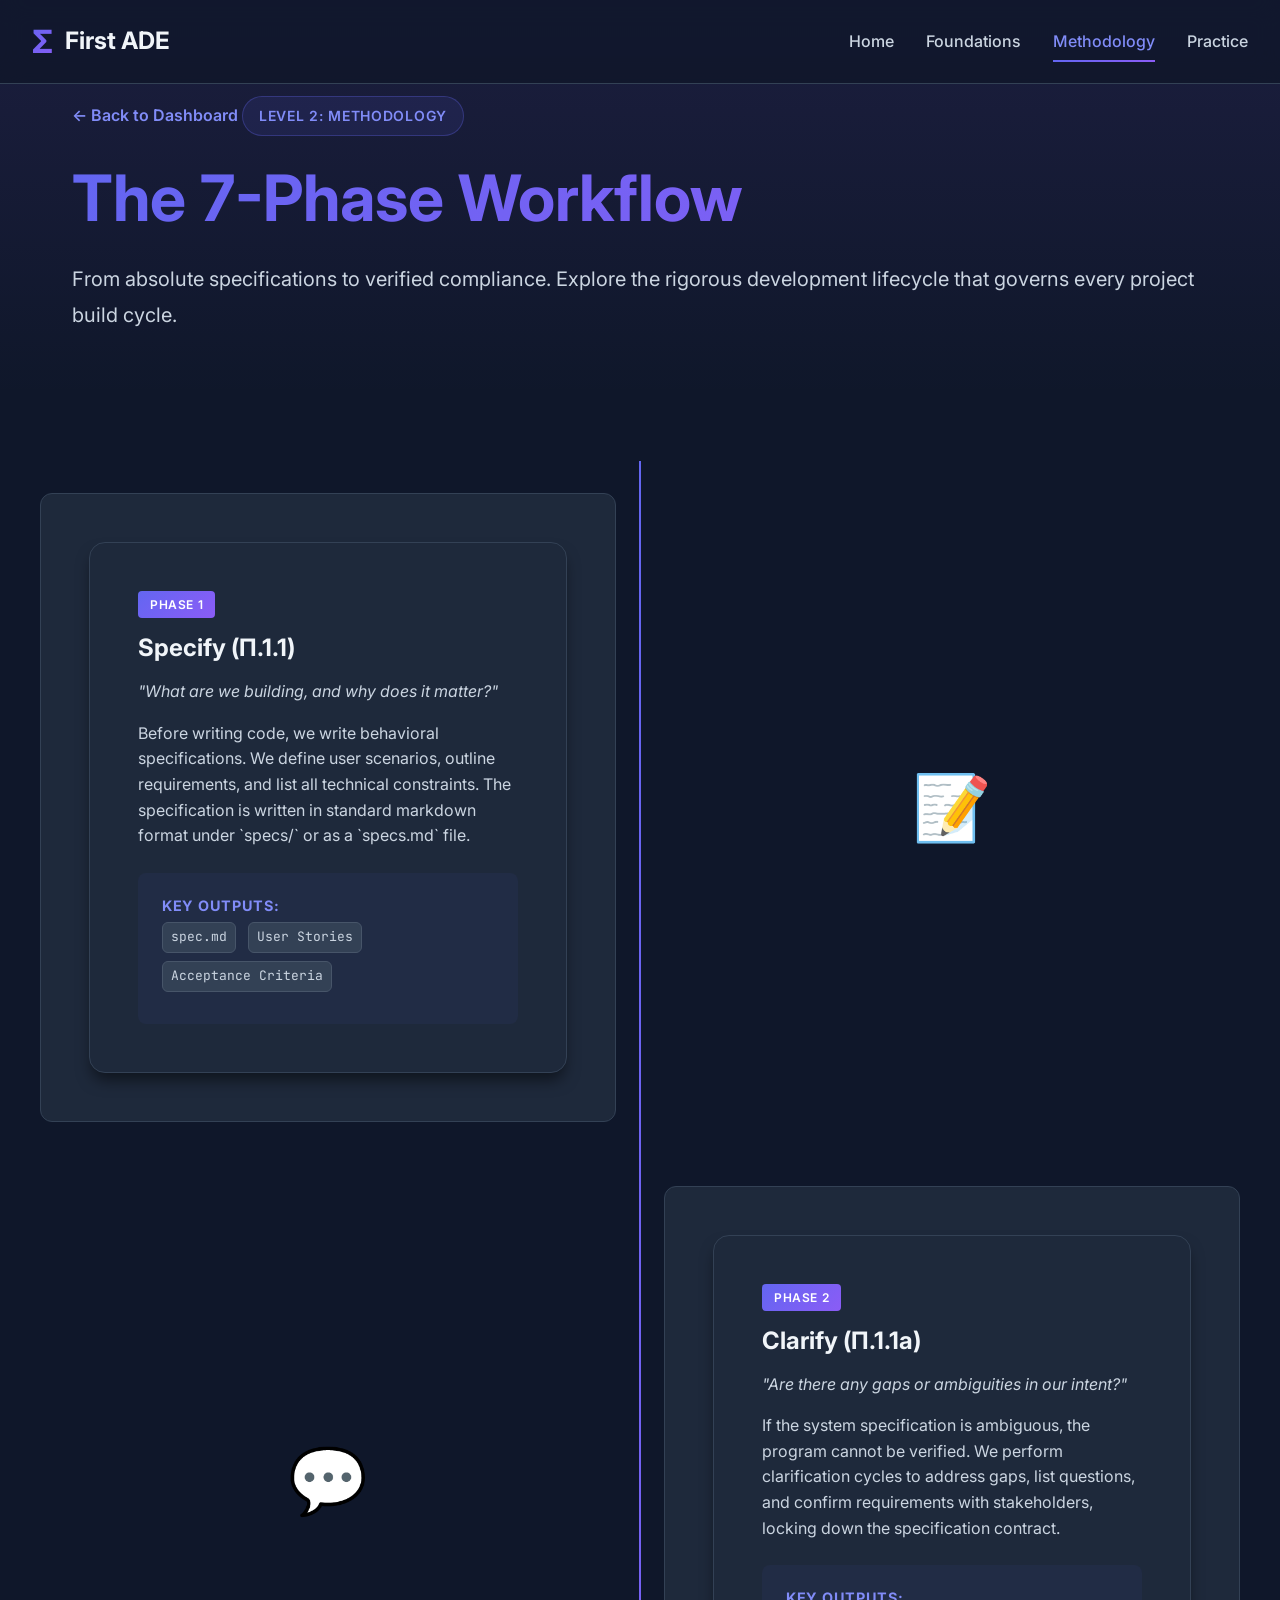
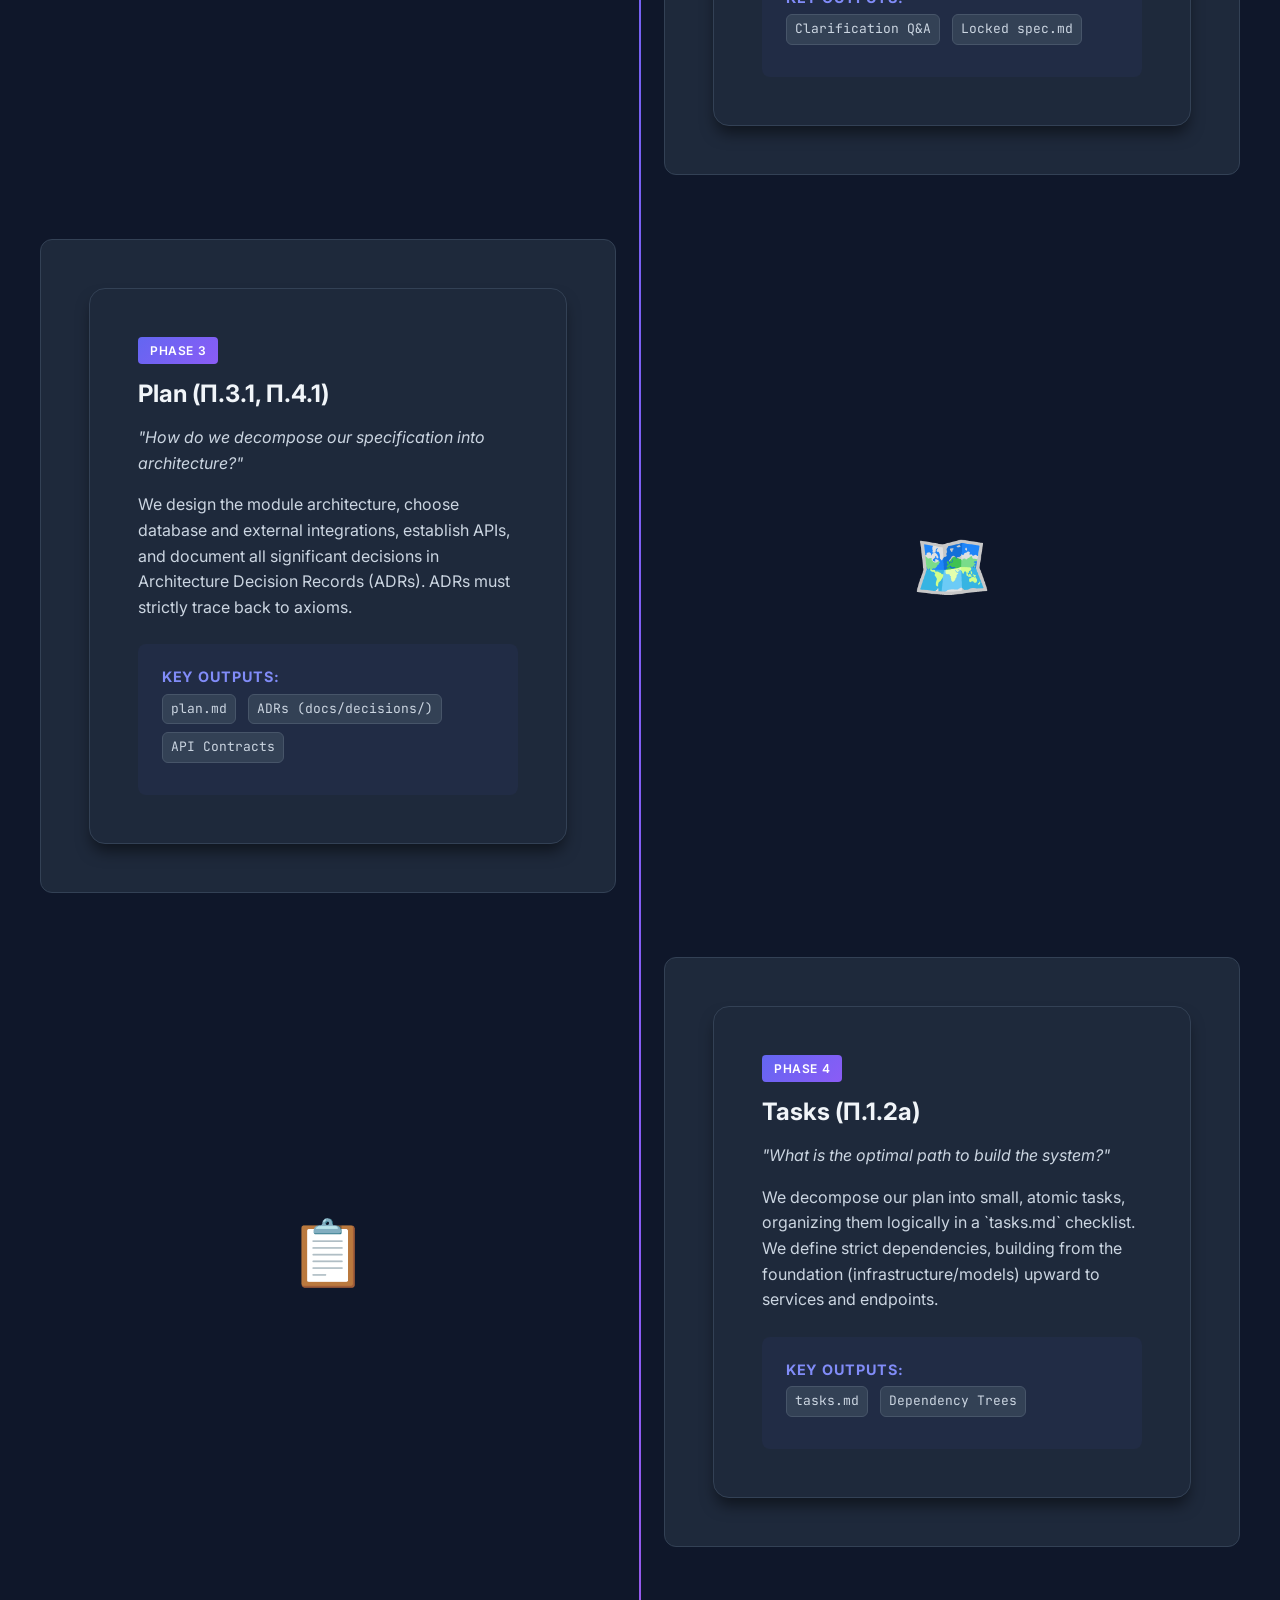
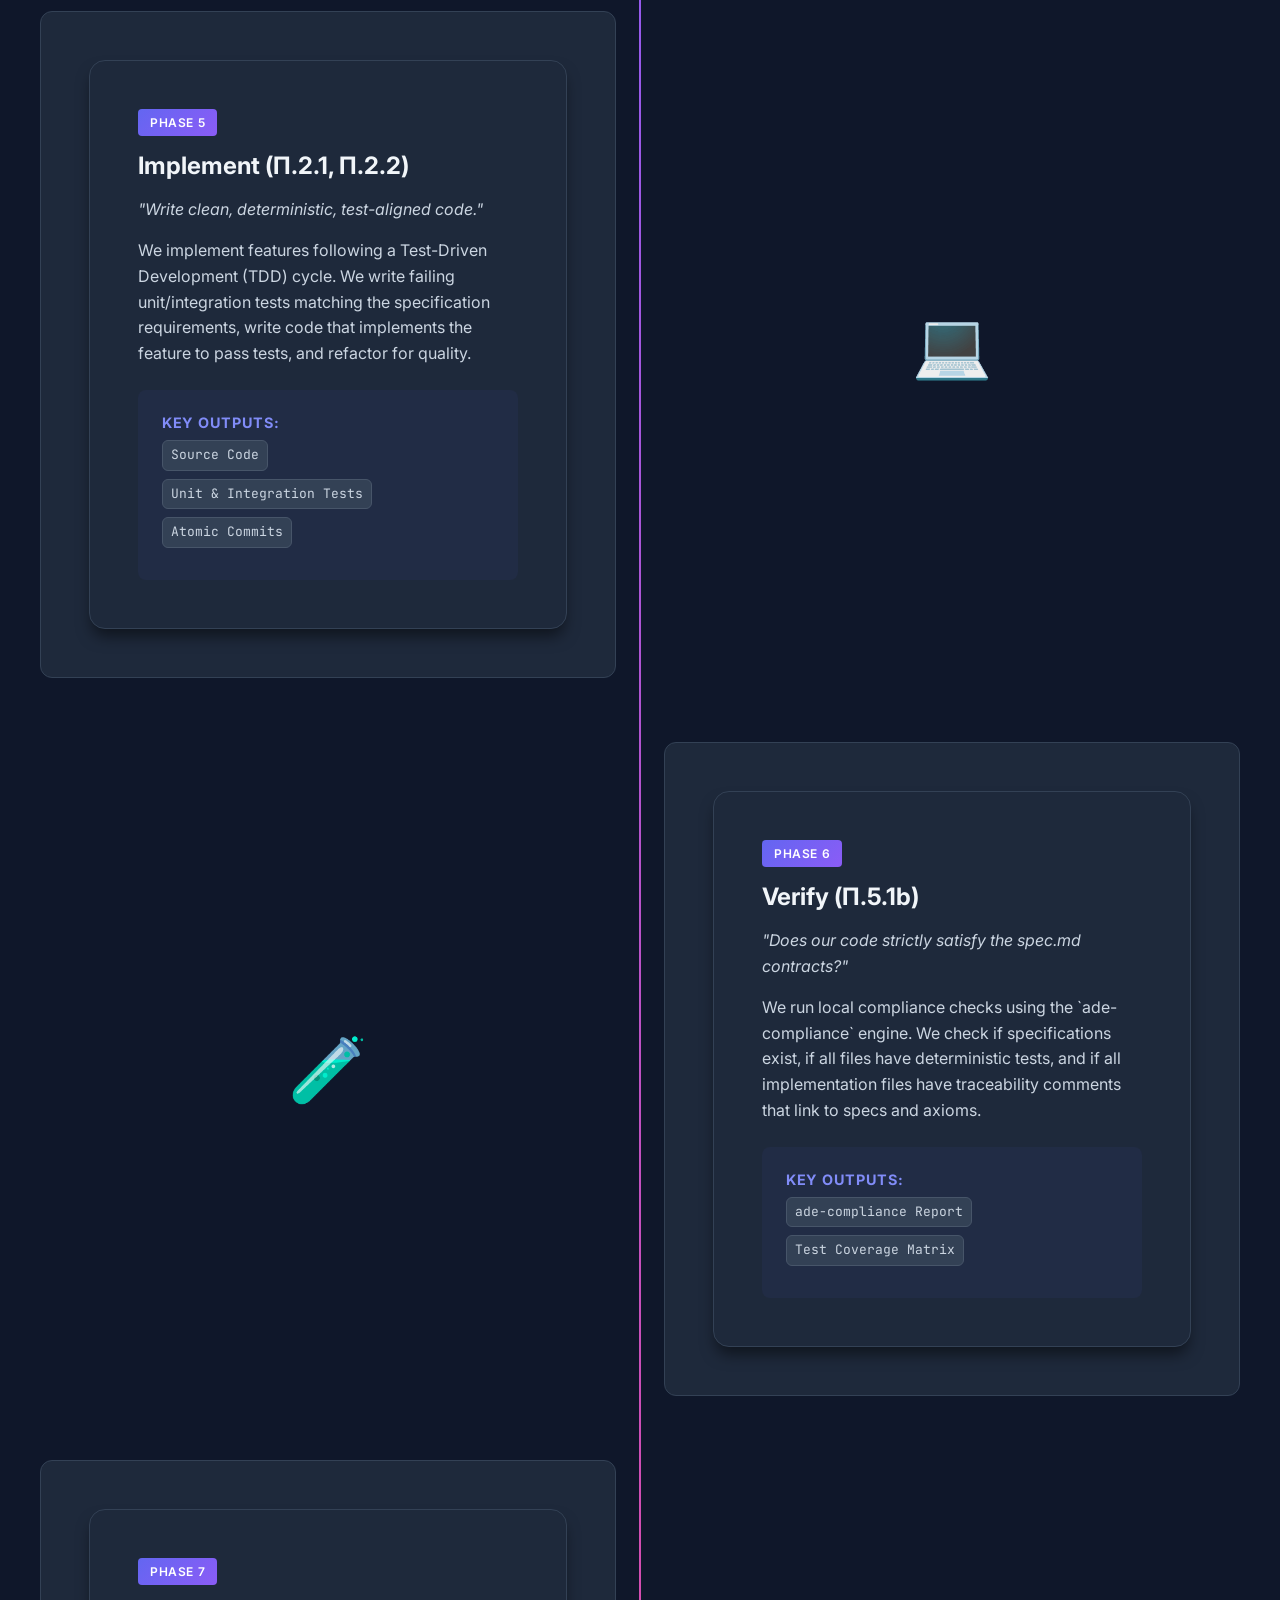
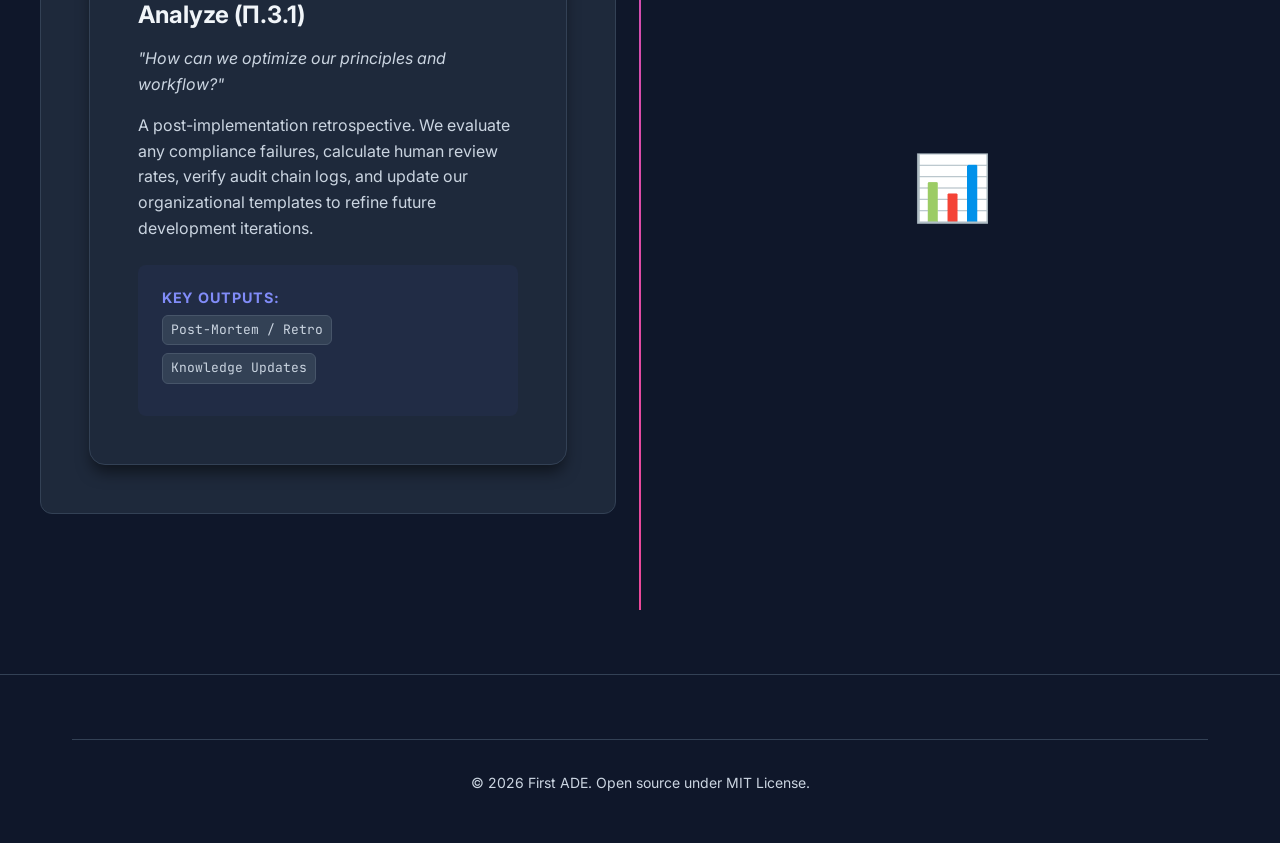
<file: web-portal/learn-methodology.html>
<!DOCTYPE html>
<html lang="en">
<head>
    <meta charset="UTF-8">
    <meta name="viewport" content="width=device-width, initial-scale=1.0">
    <title>First ADE - Level 2: Methodology</title>
    <link rel="stylesheet" href="styles.css">
    <link rel="preconnect" href="https://fonts.googleapis.com">
    <link rel="preconnect" href="https://fonts.gstatic.com" crossorigin>
    <link href="https://fonts.googleapis.com/css2?family=Inter:wght@300;400;500;600;700;800&family=JetBrains+Mono:wght@400;500;600&display=swap" rel="stylesheet">
    <style>
        .page-header {
            padding: calc(var(--spacing-2xl) + 2rem) 0 var(--spacing-xl);
            background: linear-gradient(180deg, rgba(139, 92, 246, 0.1) 0%, rgba(15, 23, 42, 0) 100%);
            position: relative;
        }
        .back-btn {
            display: inline-flex;
            align-items: center;
            gap: var(--spacing-xs);
            color: var(--primary-light);
            text-decoration: none;
            font-weight: 600;
            margin-bottom: var(--spacing-md);
            transition: color var(--transition-fast);
        }
        .back-btn:hover {
            color: var(--primary);
        }
        .timeline-section {
            position: relative;
            padding: var(--spacing-2xl) 0;
        }
        .methodology-timeline::before {
            background: linear-gradient(to bottom, var(--primary) 0%, var(--secondary) 50%, var(--accent) 100%);
        }
        .phase-card {
            background: var(--bg-secondary);
            border: 1px solid var(--border);
            border-radius: 16px;
            padding: var(--spacing-xl);
            box-shadow: var(--shadow-lg);
            transition: all var(--transition-base);
            position: relative;
        }
        .phase-card:hover {
            transform: translateY(-4px);
            border-color: var(--primary-light);
            box-shadow: var(--shadow-xl), var(--shadow-glow);
        }
        .phase-badge {
            background: var(--gradient-primary);
            color: white;
            padding: 0.25rem 0.75rem;
            border-radius: 4px;
            font-size: 0.75rem;
            font-weight: 600;
            text-transform: uppercase;
            letter-spacing: 0.05em;
            display: inline-block;
            margin-bottom: var(--spacing-sm);
        }
        .output-tag {
            display: inline-block;
            background: var(--bg-tertiary);
            border: 1px solid var(--border-light);
            border-radius: 6px;
            padding: 0.25rem 0.5rem;
            font-size: 0.8125rem;
            color: var(--text-secondary);
            margin-right: 0.5rem;
            margin-bottom: 0.5rem;
            font-family: var(--font-mono);
        }
    </style>
</head>
<body>
    <!-- Navigation -->
    <nav class="navbar">
        <div class="nav-container">
            <div class="nav-brand">
                <span class="logo-symbol">Σ</span>
                <span class="logo-text">First ADE</span>
            </div>
            <div class="nav-links">
                <a href="index.html" class="nav-link">Home</a>
                <a href="learn-foundations.html" class="nav-link">Foundations</a>
                <a href="learn-methodology.html" class="nav-link active">Methodology</a>
                <a href="learn-practice.html" class="nav-link">Practice</a>
            </div>
        </div>
    </nav>

    <!-- Page Header -->
    <div class="page-header">
        <div class="container">
            <a href="index.html" class="back-btn">← Back to Dashboard</a>
            <span class="section-badge">Level 2: Methodology</span>
            <h1 class="gradient-text">The 7-Phase Workflow</h1>
            <p class="lead">From absolute specifications to verified compliance. Explore the rigorous development lifecycle that governs every project build cycle.</p>
        </div>
    </div>

    <!-- Timeline Grid Section -->
    <section class="container timeline-section">
        <div class="methodology-timeline">
            <!-- Phase 1 -->
            <div class="phase-item">
                <div class="phase-content">
                    <div class="phase-card">
                        <span class="phase-badge">Phase 1</span>
                        <h3 class="phase-title">Specify (Π.1.1)</h3>
                        <p class="phase-question"><em>"What are we building, and why does it matter?"</em></p>
                        <p class="phase-description">Before writing code, we write behavioral specifications. We define user scenarios, outline requirements, and list all technical constraints. The specification is written in standard markdown format under `specs/` or as a `specs.md` file.</p>
                        <div class="phase-outputs" style="margin-top: 1rem;">
                            <h4 style="margin-bottom: var(--spacing-xs); font-size: 0.9rem;">Key Outputs:</h4>
                            <div>
                                <span class="output-tag">spec.md</span>
                                <span class="output-tag">User Stories</span>
                                <span class="output-tag">Acceptance Criteria</span>
                            </div>
                        </div>
                    </div>
                </div>
                <div class="phase-visual" style="display: flex; align-items: center; justify-content: center; font-size: 4rem;">📝</div>
            </div>

            <!-- Phase 2 -->
            <div class="phase-item">
                <div class="phase-content">
                    <div class="phase-card">
                        <span class="phase-badge">Phase 2</span>
                        <h3 class="phase-title">Clarify (Π.1.1a)</h3>
                        <p class="phase-question"><em>"Are there any gaps or ambiguities in our intent?"</em></p>
                        <p class="phase-description">If the system specification is ambiguous, the program cannot be verified. We perform clarification cycles to address gaps, list questions, and confirm requirements with stakeholders, locking down the specification contract.</p>
                        <div class="phase-outputs" style="margin-top: 1rem;">
                            <h4 style="margin-bottom: var(--spacing-xs); font-size: 0.9rem;">Key Outputs:</h4>
                            <div>
                                <span class="output-tag">Clarification Q&A</span>
                                <span class="output-tag">Locked spec.md</span>
                            </div>
                        </div>
                    </div>
                </div>
                <div class="phase-visual" style="display: flex; align-items: center; justify-content: center; font-size: 4rem;">💬</div>
            </div>

            <!-- Phase 3 -->
            <div class="phase-item">
                <div class="phase-content">
                    <div class="phase-card">
                        <span class="phase-badge">Phase 3</span>
                        <h3 class="phase-title">Plan (Π.3.1, Π.4.1)</h3>
                        <p class="phase-question"><em>"How do we decompose our specification into architecture?"</em></p>
                        <p class="phase-description">We design the module architecture, choose database and external integrations, establish APIs, and document all significant decisions in Architecture Decision Records (ADRs). ADRs must strictly trace back to axioms.</p>
                        <div class="phase-outputs" style="margin-top: 1rem;">
                            <h4 style="margin-bottom: var(--spacing-xs); font-size: 0.9rem;">Key Outputs:</h4>
                            <div>
                                <span class="output-tag">plan.md</span>
                                <span class="output-tag">ADRs (docs/decisions/)</span>
                                <span class="output-tag">API Contracts</span>
                            </div>
                        </div>
                    </div>
                </div>
                <div class="phase-visual" style="display: flex; align-items: center; justify-content: center; font-size: 4rem;">🗺️</div>
            </div>

            <!-- Phase 4 -->
            <div class="phase-item">
                <div class="phase-content">
                    <div class="phase-card">
                        <span class="phase-badge">Phase 4</span>
                        <h3 class="phase-title">Tasks (Π.1.2a)</h3>
                        <p class="phase-question"><em>"What is the optimal path to build the system?"</em></p>
                        <p class="phase-description">We decompose our plan into small, atomic tasks, organizing them logically in a `tasks.md` checklist. We define strict dependencies, building from the foundation (infrastructure/models) upward to services and endpoints.</p>
                        <div class="phase-outputs" style="margin-top: 1rem;">
                            <h4 style="margin-bottom: var(--spacing-xs); font-size: 0.9rem;">Key Outputs:</h4>
                            <div>
                                <span class="output-tag">tasks.md</span>
                                <span class="output-tag">Dependency Trees</span>
                            </div>
                        </div>
                    </div>
                </div>
                <div class="phase-visual" style="display: flex; align-items: center; justify-content: center; font-size: 4rem;">📋</div>
            </div>

            <!-- Phase 5 -->
            <div class="phase-item">
                <div class="phase-content">
                    <div class="phase-card">
                        <span class="phase-badge">Phase 5</span>
                        <h3 class="phase-title">Implement (Π.2.1, Π.2.2)</h3>
                        <p class="phase-question"><em>"Write clean, deterministic, test-aligned code."</em></p>
                        <p class="phase-description">We implement features following a Test-Driven Development (TDD) cycle. We write failing unit/integration tests matching the specification requirements, write code that implements the feature to pass tests, and refactor for quality.</p>
                        <div class="phase-outputs" style="margin-top: 1rem;">
                            <h4 style="margin-bottom: var(--spacing-xs); font-size: 0.9rem;">Key Outputs:</h4>
                            <div>
                                <span class="output-tag">Source Code</span>
                                <span class="output-tag">Unit & Integration Tests</span>
                                <span class="output-tag">Atomic Commits</span>
                            </div>
                        </div>
                    </div>
                </div>
                <div class="phase-visual" style="display: flex; align-items: center; justify-content: center; font-size: 4rem;">💻</div>
            </div>

            <!-- Phase 6 -->
            <div class="phase-item">
                <div class="phase-content">
                    <div class="phase-card">
                        <span class="phase-badge">Phase 6</span>
                        <h3 class="phase-title">Verify (Π.5.1b)</h3>
                        <p class="phase-question"><em>"Does our code strictly satisfy the spec.md contracts?"</em></p>
                        <p class="phase-description">We run local compliance checks using the `ade-compliance` engine. We check if specifications exist, if all files have deterministic tests, and if all implementation files have traceability comments that link to specs and axioms.</p>
                        <div class="phase-outputs" style="margin-top: 1rem;">
                            <h4 style="margin-bottom: var(--spacing-xs); font-size: 0.9rem;">Key Outputs:</h4>
                            <div>
                                <span class="output-tag">ade-compliance Report</span>
                                <span class="output-tag">Test Coverage Matrix</span>
                            </div>
                        </div>
                    </div>
                </div>
                <div class="phase-visual" style="display: flex; align-items: center; justify-content: center; font-size: 4rem;">🧪</div>
            </div>

            <!-- Phase 7 -->
            <div class="phase-item">
                <div class="phase-content">
                    <div class="phase-card">
                        <span class="phase-badge">Phase 7</span>
                        <h3 class="phase-title">Analyze (Π.3.1)</h3>
                        <p class="phase-question"><em>"How can we optimize our principles and workflow?"</em></p>
                        <p class="phase-description">A post-implementation retrospective. We evaluate any compliance failures, calculate human review rates, verify audit chain logs, and update our organizational templates to refine future development iterations.</p>
                        <div class="phase-outputs" style="margin-top: 1rem;">
                            <h4 style="margin-bottom: var(--spacing-xs); font-size: 0.9rem;">Key Outputs:</h4>
                            <div>
                                <span class="output-tag">Post-Mortem / Retro</span>
                                <span class="output-tag">Knowledge Updates</span>
                            </div>
                        </div>
                    </div>
                </div>
                <div class="phase-visual" style="display: flex; align-items: center; justify-content: center; font-size: 4rem;">📊</div>
            </div>
        </div>
    </section>

    <!-- Footer -->
    <footer class="footer">
        <div class="container">
            <div class="footer-bottom">
                <p>&copy; 2026 First ADE. Open source under MIT License.</p>
            </div>
        </div>
    </footer>
</body>
</html>
</file>
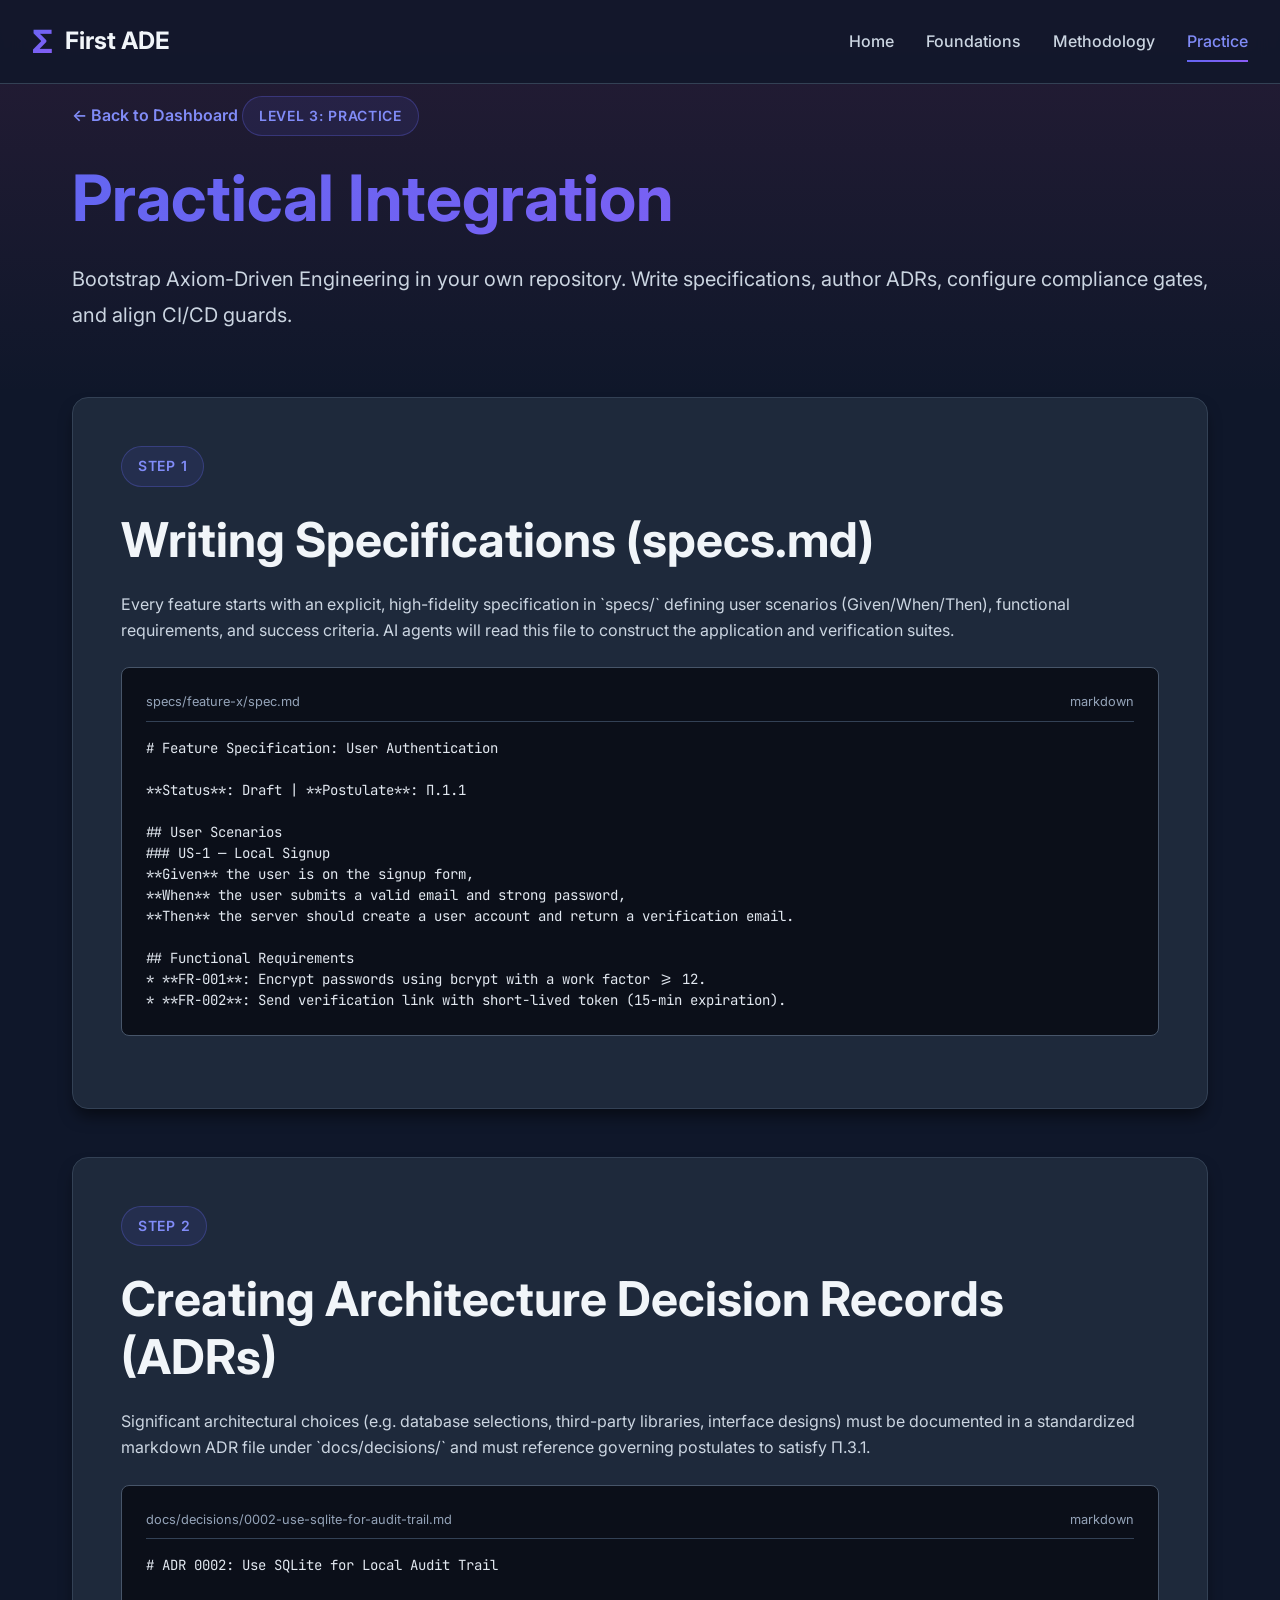
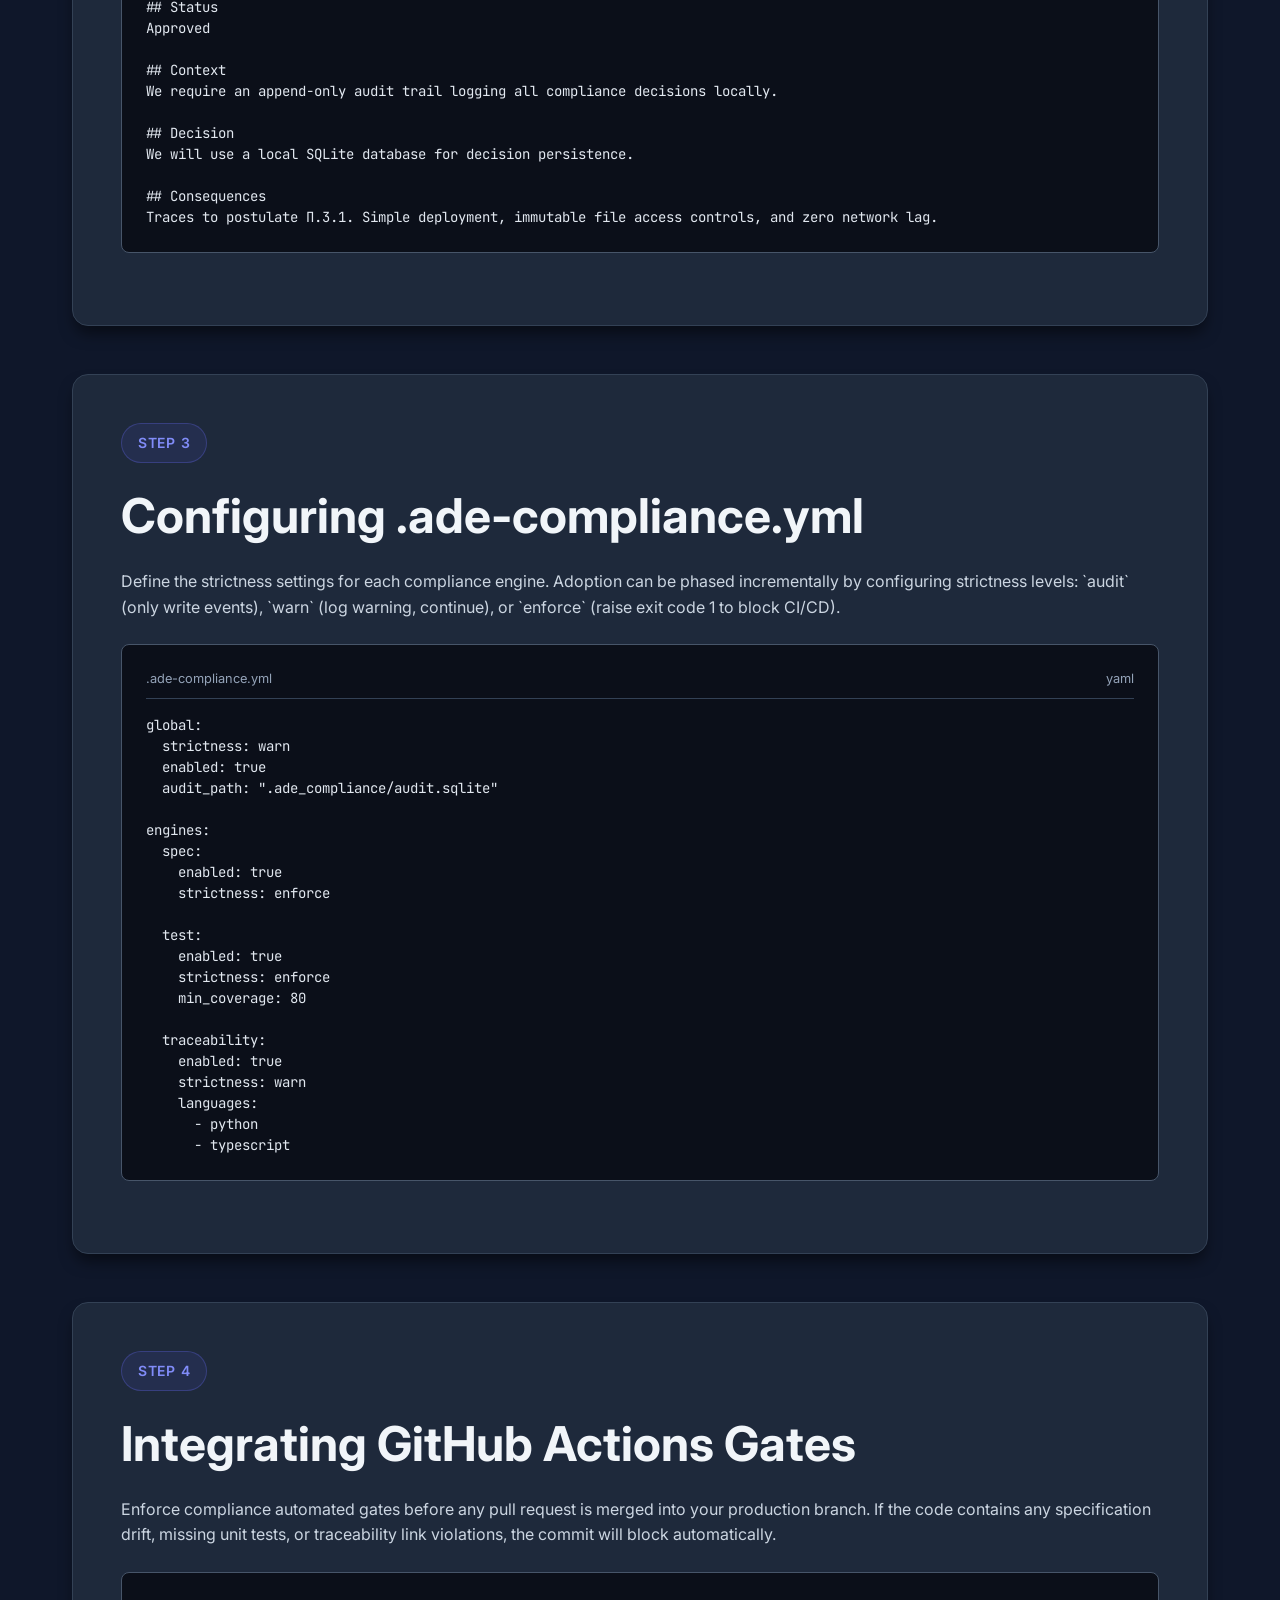
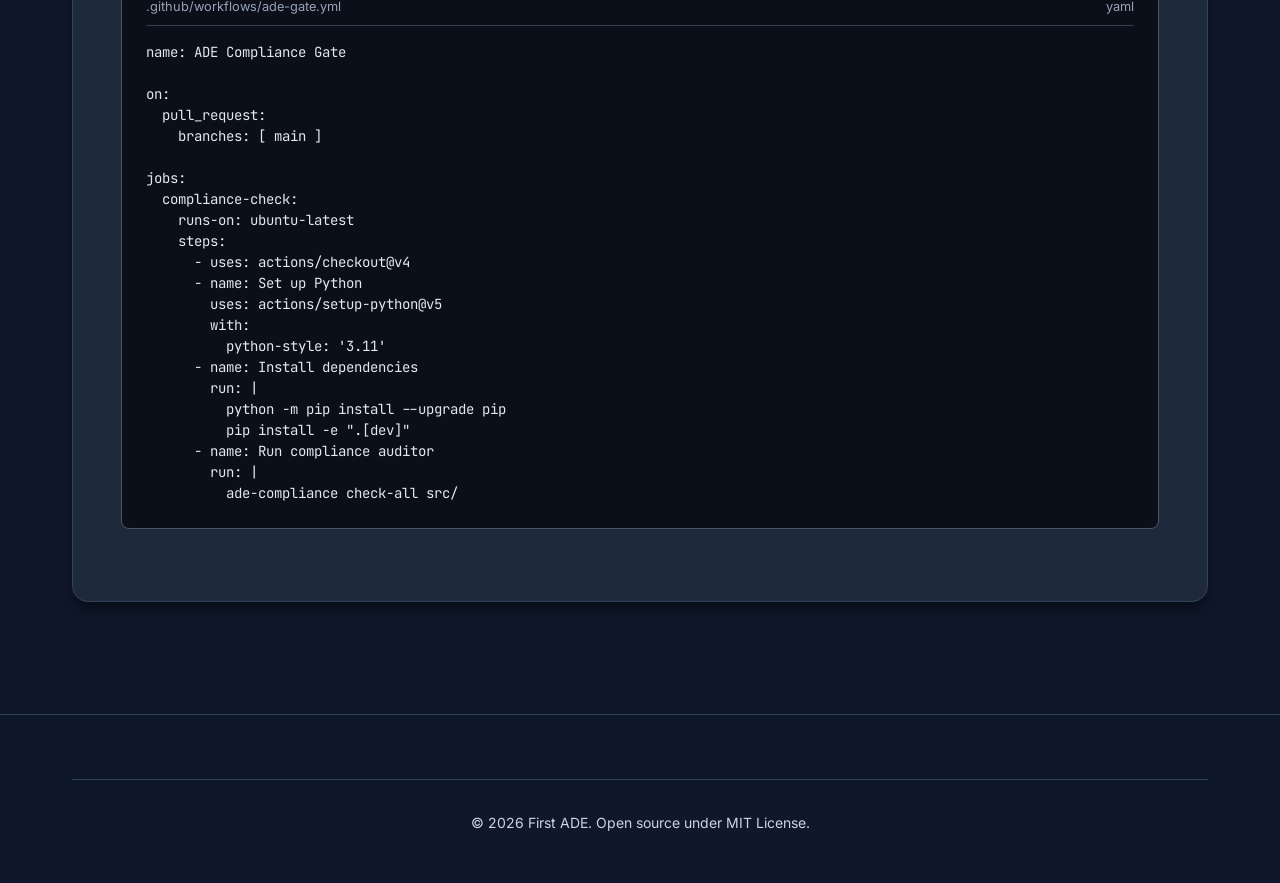
<file: web-portal/learn-practice.html>
<!DOCTYPE html>
<html lang="en">
<head>
    <meta charset="UTF-8">
    <meta name="viewport" content="width=device-width, initial-scale=1.0">
    <title>First ADE - Level 3: Practice</title>
    <link rel="stylesheet" href="styles.css">
    <link rel="preconnect" href="https://fonts.googleapis.com">
    <link rel="preconnect" href="https://fonts.gstatic.com" crossorigin>
    <link href="https://fonts.googleapis.com/css2?family=Inter:wght@300;400;500;600;700;800&family=JetBrains+Mono:wght@400;500;600&display=swap" rel="stylesheet">
    <style>
        .page-header {
            padding: calc(var(--spacing-2xl) + 2rem) 0 var(--spacing-xl);
            background: linear-gradient(180deg, rgba(236, 72, 153, 0.1) 0%, rgba(15, 23, 42, 0) 100%);
            position: relative;
        }
        .back-btn {
            display: inline-flex;
            align-items: center;
            gap: var(--spacing-xs);
            color: var(--primary-light);
            text-decoration: none;
            font-weight: 600;
            margin-bottom: var(--spacing-md);
            transition: color var(--transition-fast);
        }
        .back-btn:hover {
            color: var(--primary);
        }
        .practice-card {
            background: var(--bg-secondary);
            border: 1px solid var(--border);
            border-radius: 16px;
            padding: var(--spacing-xl);
            margin-bottom: var(--spacing-xl);
            box-shadow: var(--shadow-lg);
        }
        .code-container {
            background: #0b0f19;
            border: 1px solid var(--border-light);
            border-radius: 8px;
            padding: var(--spacing-md);
            margin: var(--spacing-md) 0;
            overflow-x: auto;
            position: relative;
        }
        .code-header {
            display: flex;
            justify-content: space-between;
            align-items: center;
            font-size: 0.8rem;
            color: var(--text-muted);
            margin-bottom: var(--spacing-sm);
            border-bottom: 1px solid var(--border);
            padding-bottom: var(--spacing-xs);
        }
        .code-block {
            font-family: var(--font-mono);
            font-size: 0.875rem;
            line-height: 1.5;
            color: #e2e8f0;
            white-space: pre;
            margin: 0;
        }
    </style>
</head>
<body>
    <!-- Navigation -->
    <nav class="navbar">
        <div class="nav-container">
            <div class="nav-brand">
                <span class="logo-symbol">Σ</span>
                <span class="logo-text">First ADE</span>
            </div>
            <div class="nav-links">
                <a href="index.html" class="nav-link">Home</a>
                <a href="learn-foundations.html" class="nav-link">Foundations</a>
                <a href="learn-methodology.html" class="nav-link">Methodology</a>
                <a href="learn-practice.html" class="nav-link active">Practice</a>
            </div>
        </div>
    </nav>

    <!-- Page Header -->
    <div class="page-header">
        <div class="container">
            <a href="index.html" class="back-btn">← Back to Dashboard</a>
            <span class="section-badge">Level 3: Practice</span>
            <h1 class="gradient-text">Practical Integration</h1>
            <p class="lead">Bootstrap Axiom-Driven Engineering in your own repository. Write specifications, author ADRs, configure compliance gates, and align CI/CD guards.</p>
        </div>
    </div>

    <!-- Practice Guidelines -->
    <section class="container" style="padding-bottom: var(--spacing-2xl);">
        
        <!-- Step 1: SDD -->
        <div class="practice-card">
            <span class="section-badge">Step 1</span>
            <h2>Writing Specifications (specs.md)</h2>
            <p>Every feature starts with an explicit, high-fidelity specification in `specs/` defining user scenarios (Given/When/Then), functional requirements, and success criteria. AI agents will read this file to construct the application and verification suites.</p>
            
            <div class="code-container">
                <div class="code-header">
                    <span>specs/feature-x/spec.md</span>
                    <span>markdown</span>
                </div>
                <pre class="code-block"># Feature Specification: User Authentication

**Status**: Draft | **Postulate**: Π.1.1

## User Scenarios
### US-1 — Local Signup
**Given** the user is on the signup form,
**When** the user submits a valid email and strong password,
**Then** the server should create a user account and return a verification email.

## Functional Requirements
* **FR-001**: Encrypt passwords using bcrypt with a work factor >= 12.
* **FR-002**: Send verification link with short-lived token (15-min expiration).</pre>
            </div>
        </div>

        <!-- Step 2: ADR -->
        <div class="practice-card">
            <span class="section-badge">Step 2</span>
            <h2>Creating Architecture Decision Records (ADRs)</h2>
            <p>Significant architectural choices (e.g. database selections, third-party libraries, interface designs) must be documented in a standardized markdown ADR file under `docs/decisions/` and must reference governing postulates to satisfy Π.3.1.</p>
            
            <div class="code-container">
                <div class="code-header">
                    <span>docs/decisions/0002-use-sqlite-for-audit-trail.md</span>
                    <span>markdown</span>
                </div>
                <pre class="code-block"># ADR 0002: Use SQLite for Local Audit Trail

## Status
Approved

## Context
We require an append-only audit trail logging all compliance decisions locally.

## Decision
We will use a local SQLite database for decision persistence.

## Consequences
Traces to postulate Π.3.1. Simple deployment, immutable file access controls, and zero network lag.</pre>
            </div>
        </div>

        <!-- Step 3: YAML Configuration -->
        <div class="practice-card">
            <span class="section-badge">Step 3</span>
            <h2>Configuring .ade-compliance.yml</h2>
            <p>Define the strictness settings for each compliance engine. Adoption can be phased incrementally by configuring strictness levels: `audit` (only write events), `warn` (log warning, continue), or `enforce` (raise exit code 1 to block CI/CD).</p>
            
            <div class="code-container">
                <div class="code-header">
                    <span>.ade-compliance.yml</span>
                    <span>yaml</span>
                </div>
                <pre class="code-block">global:
  strictness: warn
  enabled: true
  audit_path: ".ade_compliance/audit.sqlite"

engines:
  spec:
    enabled: true
    strictness: enforce
    
  test:
    enabled: true
    strictness: enforce
    min_coverage: 80
    
  traceability:
    enabled: true
    strictness: warn
    languages:
      - python
      - typescript</pre>
            </div>
        </div>

        <!-- Step 4: GitHub Actions Gate -->
        <div class="practice-card">
            <span class="section-badge">Step 4</span>
            <h2>Integrating GitHub Actions Gates</h2>
            <p>Enforce compliance automated gates before any pull request is merged into your production branch. If the code contains any specification drift, missing unit tests, or traceability link violations, the commit will block automatically.</p>
            
            <div class="code-container">
                <div class="code-header">
                    <span>.github/workflows/ade-gate.yml</span>
                    <span>yaml</span>
                </div>
                <pre class="code-block">name: ADE Compliance Gate

on:
  pull_request:
    branches: [ main ]

jobs:
  compliance-check:
    runs-on: ubuntu-latest
    steps:
      - uses: actions/checkout@v4
      - name: Set up Python
        uses: actions/setup-python@v5
        with:
          python-style: '3.11'
      - name: Install dependencies
        run: |
          python -m pip install --upgrade pip
          pip install -e ".[dev]"
      - name: Run compliance auditor
        run: |
          ade-compliance check-all src/</pre>
            </div>
        </div>

    </section>

    <!-- Footer -->
    <footer class="footer">
        <div class="container">
            <div class="footer-bottom">
                <p>&copy; 2026 First ADE. Open source under MIT License.</p>
            </div>
        </div>
    </footer>
</body>
</html>
</file>
<file: web-portal/styles.css>
/* ===================================
   CSS Variables & Reset
   =================================== */
:root {
    /* Colors */
    --primary: #6366f1;
    --primary-dark: #4f46e5;
    --primary-light: #818cf8;
    --secondary: #8b5cf6;
    --accent: #ec4899;
    
    --bg-primary: #0f172a;
    --bg-secondary: #1e293b;
    --bg-tertiary: #334155;
    --bg-card: #1e293b;
    
    --text-primary: #f1f5f9;
    --text-secondary: #cbd5e1;
    --text-muted: #94a3b8;
    
    --border: #334155;
    --border-light: #475569;
    
    /* Gradients */
    --gradient-primary: linear-gradient(135deg, #6366f1 0%, #8b5cf6 100%);
    --gradient-accent: linear-gradient(135deg, #ec4899 0%, #f43f5e 100%);
    --gradient-bg: linear-gradient(180deg, #0f172a 0%, #1e293b 100%);
    
    /* Spacing */
    --spacing-xs: 0.5rem;
    --spacing-sm: 1rem;
    --spacing-md: 1.5rem;
    --spacing-lg: 2rem;
    --spacing-xl: 3rem;
    --spacing-2xl: 4rem;
    
    /* Typography */
    --font-sans: 'Inter', -apple-system, BlinkMacSystemFont, 'Segoe UI', sans-serif;
    --font-mono: 'JetBrains Mono', 'Courier New', monospace;
    
    /* Shadows */
    --shadow-sm: 0 1px 2px 0 rgba(0, 0, 0, 0.3);
    --shadow-md: 0 4px 6px -1px rgba(0, 0, 0, 0.4);
    --shadow-lg: 0 10px 15px -3px rgba(0, 0, 0, 0.5);
    --shadow-xl: 0 20px 25px -5px rgba(0, 0, 0, 0.6);
    --shadow-glow: 0 0 20px rgba(99, 102, 241, 0.3);
    
    /* Transitions */
    --transition-fast: 150ms ease;
    --transition-base: 250ms ease;
    --transition-slow: 350ms ease;
}

* {
    margin: 0;
    padding: 0;
    box-sizing: border-box;
}

html {
    scroll-behavior: smooth;
}

body {
    font-family: var(--font-sans);
    background: var(--bg-primary);
    color: var(--text-primary);
    line-height: 1.6;
    overflow-x: hidden;
}

/* ===================================
   Typography
   =================================== */
h1, h2, h3, h4, h5, h6 {
    font-weight: 700;
    line-height: 1.2;
    margin-bottom: var(--spacing-md);
}

h1 { font-size: clamp(2.5rem, 5vw, 4rem); }
h2 { font-size: clamp(2rem, 4vw, 3rem); }
h3 { font-size: clamp(1.5rem, 3vw, 2rem); }
h4 { font-size: 1.25rem; }

p {
    margin-bottom: var(--spacing-sm);
    color: var(--text-secondary);
}

.lead {
    font-size: 1.25rem;
    line-height: 1.8;
    color: var(--text-secondary);
}

code {
    font-family: var(--font-mono);
    background: var(--bg-tertiary);
    padding: 0.2em 0.4em;
    border-radius: 4px;
    font-size: 0.9em;
}

/* ===================================
   Utilities
   =================================== */
.container {
    max-width: 1200px;
    margin: 0 auto;
    padding: 0 var(--spacing-lg);
}

.gradient-text {
    background: var(--gradient-primary);
    -webkit-background-clip: text;
    -webkit-text-fill-color: transparent;
    background-clip: text;
}

.section-badge {
    display: inline-block;
    padding: 0.5rem 1rem;
    background: rgba(99, 102, 241, 0.1);
    border: 1px solid rgba(99, 102, 241, 0.3);
    border-radius: 50px;
    color: var(--primary-light);
    font-size: 0.875rem;
    font-weight: 600;
    text-transform: uppercase;
    letter-spacing: 0.05em;
    margin-bottom: var(--spacing-md);
}

.section-header {
    text-align: center;
    margin-bottom: var(--spacing-2xl);
}

.section-header h2 {
    margin-bottom: var(--spacing-sm);
}

.section-header p {
    font-size: 1.125rem;
    max-width: 600px;
    margin: 0 auto;
}

/* ===================================
   Buttons
   =================================== */
.btn {
    display: inline-block;
    padding: 0.875rem 1.75rem;
    font-size: 1rem;
    font-weight: 600;
    text-decoration: none;
    border-radius: 8px;
    transition: all var(--transition-base);
    cursor: pointer;
    border: none;
    font-family: var(--font-sans);
}

.btn-primary {
    background: var(--gradient-primary);
    color: white;
    box-shadow: var(--shadow-md);
}

.btn-primary:hover {
    transform: translateY(-2px);
    box-shadow: var(--shadow-lg), var(--shadow-glow);
}

.btn-secondary {
    background: transparent;
    color: var(--text-primary);
    border: 2px solid var(--border-light);
}

.btn-secondary:hover {
    background: var(--bg-tertiary);
    border-color: var(--primary);
}

.btn-large {
    padding: 1.125rem 2.25rem;
    font-size: 1.125rem;
}

/* ===================================
   Navigation
   =================================== */
.navbar {
    position: fixed;
    top: 0;
    left: 0;
    right: 0;
    z-index: 1000;
    background: rgba(15, 23, 42, 0.8);
    backdrop-filter: blur(12px);
    border-bottom: 1px solid var(--border);
}

.nav-container {
    max-width: 1400px;
    margin: 0 auto;
    padding: 1rem var(--spacing-lg);
    display: flex;
    justify-content: space-between;
    align-items: center;
}

.nav-brand {
    display: flex;
    align-items: center;
    gap: 0.75rem;
    font-size: 1.5rem;
    font-weight: 700;
}

.logo-symbol {
    background: var(--gradient-primary);
    -webkit-background-clip: text;
    -webkit-text-fill-color: transparent;
    background-clip: text;
    font-size: 2rem;
}

.nav-links {
    display: flex;
    gap: var(--spacing-lg);
}

.nav-link {
    color: var(--text-secondary);
    text-decoration: none;
    font-weight: 500;
    transition: color var(--transition-fast);
    position: relative;
}

.nav-link:hover,
.nav-link.active {
    color: var(--primary-light);
}

.nav-link.active::after {
    content: '';
    position: absolute;
    bottom: -0.5rem;
    left: 0;
    right: 0;
    height: 2px;
    background: var(--gradient-primary);
}

.nav-toggle {
    display: none;
    flex-direction: column;
    gap: 4px;
    background: none;
    border: none;
    cursor: pointer;
}

.nav-toggle span {
    width: 24px;
    height: 2px;
    background: var(--text-primary);
    transition: all var(--transition-base);
}

/* ===================================
   Hero Section
   =================================== */
.hero {
    position: relative;
    min-height: 100vh;
    display: flex;
    align-items: center;
    justify-content: center;
    padding: var(--spacing-2xl) var(--spacing-lg);
    overflow: hidden;
}

.hero-background {
    position: absolute;
    inset: 0;
    background: radial-gradient(circle at 50% 50%, rgba(99, 102, 241, 0.1) 0%, transparent 50%);
}

.grid-overlay {
    position: absolute;
    inset: 0;
    background-image: 
        linear-gradient(rgba(99, 102, 241, 0.05) 1px, transparent 1px),
        linear-gradient(90deg, rgba(99, 102, 241, 0.05) 1px, transparent 1px);
    background-size: 50px 50px;
    animation: gridMove 20s linear infinite;
}

@keyframes gridMove {
    0% { transform: translate(0, 0); }
    100% { transform: translate(50px, 50px); }
}

.hero-content {
    position: relative;
    z-index: 1;
    text-align: center;
    max-width: 900px;
}

.hero-badge {
    display: inline-block;
    padding: 0.5rem 1.5rem;
    background: rgba(99, 102, 241, 0.1);
    border: 1px solid rgba(99, 102, 241, 0.3);
    border-radius: 50px;
    color: var(--primary-light);
    font-size: 0.875rem;
    font-weight: 600;
    margin-bottom: var(--spacing-lg);
    animation: fadeInUp 0.6s ease;
}

.hero-title {
    font-size: clamp(3rem, 8vw, 5rem);
    font-weight: 800;
    margin-bottom: var(--spacing-lg);
    animation: fadeInUp 0.6s ease 0.1s backwards;
}

.hero-subtitle {
    font-size: clamp(1.125rem, 2vw, 1.375rem);
    color: var(--text-secondary);
    margin-bottom: var(--spacing-xl);
    line-height: 1.8;
    animation: fadeInUp 0.6s ease 0.2s backwards;
}

.hero-cta {
    display: flex;
    gap: var(--spacing-md);
    justify-content: center;
    flex-wrap: wrap;
    margin-bottom: var(--spacing-2xl);
    animation: fadeInUp 0.6s ease 0.3s backwards;
}

.hero-stats {
    display: flex;
    gap: var(--spacing-xl);
    justify-content: center;
    flex-wrap: wrap;
    animation: fadeInUp 0.6s ease 0.4s backwards;
}

.stat {
    text-align: center;
}

.stat-number {
    font-size: 3rem;
    font-weight: 800;
    background: var(--gradient-primary);
    -webkit-background-clip: text;
    -webkit-text-fill-color: transparent;
    background-clip: text;
}

.stat-label {
    color: var(--text-muted);
    font-size: 0.875rem;
    text-transform: uppercase;
    letter-spacing: 0.05em;
}

@keyframes fadeInUp {
    from {
        opacity: 0;
        transform: translateY(30px);
    }
    to {
        opacity: 1;
        transform: translateY(0);
    }
}

/* ===================================
   Problem Section
   =================================== */
.problem-section {
    padding: var(--spacing-2xl) 0;
    background: var(--bg-secondary);
}

.problem-grid {
    display: grid;
    grid-template-columns: repeat(auto-fit, minmax(300px, 1fr));
    gap: var(--spacing-lg);
}

.problem-card {
    background: var(--bg-card);
    border: 1px solid var(--border);
    border-radius: 12px;
    padding: var(--spacing-xl);
    transition: all var(--transition-base);
}

.problem-card:hover {
    transform: translateY(-4px);
    border-color: var(--primary);
    box-shadow: var(--shadow-lg);
}

.problem-icon {
    font-size: 3rem;
    margin-bottom: var(--spacing-md);
}

.problem-card h3 {
    color: var(--text-primary);
    margin-bottom: var(--spacing-sm);
}

/* ===================================
   Solution Section
   =================================== */
.solution-section {
    padding: var(--spacing-2xl) 0;
}

.solution-content {
    display: grid;
    grid-template-columns: 1fr 1fr;
    gap: var(--spacing-2xl);
    align-items: center;
}

.benefit-list {
    list-style: none;
    margin-top: var(--spacing-lg);
}

.benefit-list li {
    display: flex;
    gap: var(--spacing-md);
    margin-bottom: var(--spacing-lg);
}

.benefit-icon {
    flex-shrink: 0;
    width: 24px;
    height: 24px;
    background: var(--gradient-primary);
    border-radius: 50%;
    display: flex;
    align-items: center;
    justify-content: center;
    color: white;
    font-weight: 700;
}

.benefit-list strong {
    color: var(--text-primary);
    display: block;
    margin-bottom: 0.25rem;
}

.benefit-list p {
    margin: 0;
    font-size: 0.9375rem;
}

/* Hierarchy Diagram */
.hierarchy-diagram {
    background: var(--bg-card);
    border: 1px solid var(--border);
    border-radius: 12px;
    padding: var(--spacing-xl);
}

.hierarchy-level {
    text-align: center;
    margin: var(--spacing-md) 0;
}

.hierarchy-node {
    display: inline-block;
    padding: 0.75rem 1.5rem;
    border-radius: 8px;
    font-weight: 600;
    font-size: 0.9375rem;
}

.hierarchy-node.axiom {
    background: linear-gradient(135deg, #6366f1 0%, #8b5cf6 100%);
    color: white;
}

.hierarchy-node.postulate {
    background: rgba(99, 102, 241, 0.2);
    border: 1px solid var(--primary);
    color: var(--primary-light);
}

.hierarchy-node.principle {
    background: rgba(139, 92, 246, 0.2);
    border: 1px solid var(--secondary);
    color: #a78bfa;
}

.hierarchy-node.adr {
    background: rgba(236, 72, 153, 0.2);
    border: 1px solid var(--accent);
    color: #f9a8d4;
}

.hierarchy-node.spec {
    background: rgba(59, 130, 246, 0.2);
    border: 1px solid #3b82f6;
    color: #93c5fd;
}

.hierarchy-node.impl {
    background: rgba(16, 185, 129, 0.2);
    border: 1px solid #10b981;
    color: #6ee7b7;
}

.hierarchy-arrow {
    text-align: center;
    color: var(--text-muted);
    font-size: 1.5rem;
    margin: 0.5rem 0;
}

.hierarchy-label {
    color: var(--text-muted);
    font-size: 0.8125rem;
    margin-top: 0.5rem;
}

/* ===================================
   Learning Path
   =================================== */
.learning-path {
    padding: var(--spacing-2xl) 0;
    background: var(--bg-secondary);
}

.path-grid {
    display: grid;
    grid-template-columns: repeat(auto-fit, minmax(320px, 1fr));
    gap: var(--spacing-lg);
}

.path-card {
    background: var(--bg-card);
    border: 1px solid var(--border);
    border-radius: 12px;
    padding: var(--spacing-xl);
    transition: all var(--transition-base);
    position: relative;
    overflow: hidden;
}

.path-card::before {
    content: '';
    position: absolute;
    top: 0;
    left: 0;
    right: 0;
    height: 4px;
    background: var(--gradient-primary);
    transform: scaleX(0);
    transition: transform var(--transition-base);
}

.path-card:hover::before {
    transform: scaleX(1);
}

.path-card:hover {
    transform: translateY(-4px);
    box-shadow: var(--shadow-lg);
}

.path-header {
    margin-bottom: var(--spacing-md);
}

.path-level {
    display: inline-block;
    padding: 0.25rem 0.75rem;
    background: rgba(99, 102, 241, 0.1);
    border-radius: 50px;
    color: var(--primary-light);
    font-size: 0.75rem;
    font-weight: 600;
    text-transform: uppercase;
    letter-spacing: 0.05em;
    margin-bottom: var(--spacing-sm);
}

.path-topics {
    list-style: none;
    margin: var(--spacing-md) 0;
}

.path-topics li {
    padding: 0.5rem 0;
    color: var(--text-secondary);
    position: relative;
    padding-left: 1.5rem;
}

.path-topics li::before {
    content: '→';
    position: absolute;
    left: 0;
    color: var(--primary);
}

.path-link {
    display: inline-block;
    margin-top: var(--spacing-md);
    color: var(--primary-light);
    text-decoration: none;
    font-weight: 600;
    transition: all var(--transition-fast);
}

.path-link:hover {
    color: var(--primary);
    transform: translateX(4px);
}

/* ===================================
   Axioms Section
   =================================== */
.axioms-section {
    padding: var(--spacing-2xl) 0;
}

.axioms-grid {
    display: grid;
    gap: var(--spacing-lg);
}

.axiom-card {
    background: var(--bg-card);
    border: 1px solid var(--border);
    border-radius: 12px;
    padding: var(--spacing-xl);
    transition: all var(--transition-base);
    cursor: pointer;
}

.axiom-card:hover {
    border-color: var(--primary);
    box-shadow: var(--shadow-lg);
}

.axiom-header {
    display: flex;
    justify-content: space-between;
    align-items: start;
    margin-bottom: var(--spacing-md);
}

.axiom-number {
    font-size: 2rem;
    font-weight: 800;
    background: var(--gradient-primary);
    -webkit-background-clip: text;
    -webkit-text-fill-color: transparent;
    background-clip: text;
}

.axiom-expand {
    color: var(--text-muted);
    font-size: 1.5rem;
    transition: transform var(--transition-base);
}

.axiom-card.expanded .axiom-expand {
    transform: rotate(180deg);
}

.axiom-title {
    font-size: 1.5rem;
    margin-bottom: var(--spacing-sm);
}

.axiom-statement {
    font-size: 1.125rem;
    color: var(--primary-light);
    font-style: italic;
    margin-bottom: var(--spacing-md);
    padding-left: var(--spacing-md);
    border-left: 3px solid var(--primary);
}

.axiom-details {
    max-height: 0;
    overflow: hidden;
    transition: max-height var(--transition-slow);
}

.axiom-card.expanded .axiom-details {
    max-height: 1000px;
}

.axiom-section {
    margin-top: var(--spacing-md);
}

.axiom-section h4 {
    color: var(--text-primary);
    margin-bottom: var(--spacing-sm);
}

.axiom-section ul {
    list-style: none;
    padding-left: var(--spacing-md);
}

.axiom-section li {
    color: var(--text-secondary);
    margin-bottom: 0.5rem;
    position: relative;
    padding-left: 1.5rem;
}

.axiom-section li::before {
    content: '•';
    position: absolute;
    left: 0;
    color: var(--primary);
}

/* ===================================
   Methodology Section
   =================================== */
.methodology-section {
    padding: var(--spacing-2xl) 0;
    background: var(--bg-secondary);
}

.methodology-timeline {
    position: relative;
    padding: var(--spacing-lg) 0;
}

.methodology-timeline::before {
    content: '';
    position: absolute;
    left: 50%;
    top: 0;
    bottom: 0;
    width: 2px;
    background: var(--border);
    transform: translateX(-50%);
}

.phase-item {
    display: grid;
    grid-template-columns: 1fr 1fr;
    gap: var(--spacing-xl);
    margin-bottom: var(--spacing-2xl);
    position: relative;
}

.phase-item:nth-child(even) .phase-content {
    order: 2;
}

.phase-content {
    background: var(--bg-card);
    border: 1px solid var(--border);
    border-radius: 12px;
    padding: var(--spacing-xl);
}

.phase-number {
    display: inline-block;
    width: 40px;
    height: 40px;
    background: var(--gradient-primary);
    border-radius: 50%;
    display: flex;
    align-items: center;
    justify-content: center;
    color: white;
    font-weight: 700;
    margin-bottom: var(--spacing-md);
}

.phase-title {
    font-size: 1.5rem;
    margin-bottom: var(--spacing-sm);
}

.phase-description {
    color: var(--text-secondary);
    margin-bottom: var(--spacing-md);
}

.phase-outputs {
    background: rgba(99, 102, 241, 0.05);
    border-radius: 8px;
    padding: var(--spacing-md);
}

.phase-outputs h4 {
    font-size: 0.875rem;
    text-transform: uppercase;
    letter-spacing: 0.05em;
    color: var(--primary-light);
    margin-bottom: var(--spacing-sm);
}

.phase-outputs ul {
    list-style: none;
}

.phase-outputs li {
    color: var(--text-secondary);
    font-size: 0.9375rem;
    padding: 0.25rem 0;
}

/* ===================================
   Tools Section
   =================================== */
.tools-section {
    padding: var(--spacing-2xl) 0;
}

.tools-grid {
    display: grid;
    grid-template-columns: repeat(auto-fill, minmax(280px, 1fr));
    gap: var(--spacing-lg);
}

.tool-card {
    background: var(--bg-card);
    border: 1px solid var(--border);
    border-radius: 12px;
    padding: var(--spacing-lg);
    transition: all var(--transition-base);
}

.tool-card:hover {
    transform: translateY(-4px);
    border-color: var(--primary);
    box-shadow: var(--shadow-lg);
}

.tool-icon {
    width: 48px;
    height: 48px;
    background: var(--gradient-primary);
    border-radius: 8px;
    display: flex;
    align-items: center;
    justify-content: center;
    font-size: 1.5rem;
    margin-bottom: var(--spacing-md);
}

.tool-name {
    font-size: 1.25rem;
    font-weight: 600;
    margin-bottom: 0.5rem;
}

.tool-category {
    color: var(--text-muted);
    font-size: 0.8125rem;
    text-transform: uppercase;
    letter-spacing: 0.05em;
    margin-bottom: var(--spacing-sm);
}

.tool-description {
    color: var(--text-secondary);
    font-size: 0.9375rem;
    line-height: 1.6;
}

/* ===================================
   CTA Section
   =================================== */
.cta-section {
    padding: var(--spacing-2xl) 0;
    background: var(--bg-secondary);
}

.cta-content {
    text-align: center;
    max-width: 700px;
    margin: 0 auto;
}

.cta-content h2 {
    margin-bottom: var(--spacing-md);
}

.cta-content p {
    font-size: 1.125rem;
    margin-bottom: var(--spacing-xl);
}

.cta-buttons {
    display: flex;
    gap: var(--spacing-md);
    justify-content: center;
    flex-wrap: wrap;
}

/* ===================================
   Footer
   =================================== */
.footer {
    background: var(--bg-primary);
    border-top: 1px solid var(--border);
    padding: var(--spacing-2xl) 0 var(--spacing-lg);
}

.footer-content {
    display: grid;
    grid-template-columns: 2fr 1fr 1fr 1fr;
    gap: var(--spacing-xl);
    margin-bottom: var(--spacing-xl);
}

.footer-logo {
    display: flex;
    align-items: center;
    gap: 0.75rem;
    font-size: 1.5rem;
    font-weight: 700;
    margin-bottom: var(--spacing-sm);
}

.footer-brand p {
    color: var(--text-muted);
}

.footer-column h4 {
    font-size: 0.875rem;
    text-transform: uppercase;
    letter-spacing: 0.05em;
    margin-bottom: var(--spacing-md);
}

.footer-column a {
    display: block;
    color: var(--text-secondary);
    text-decoration: none;
    margin-bottom: 0.5rem;
    transition: color var(--transition-fast);
}

.footer-column a:hover {
    color: var(--primary-light);
}

.footer-bottom {
    text-align: center;
    padding-top: var(--spacing-lg);
    border-top: 1px solid var(--border);
    color: var(--text-muted);
    font-size: 0.875rem;
}

/* ===================================
   Responsive Design
   =================================== */
@media (max-width: 1024px) {
    .solution-content {
        grid-template-columns: 1fr;
    }
    
    .methodology-timeline::before {
        left: 20px;
    }
    
    .phase-item {
        grid-template-columns: 1fr;
        padding-left: 60px;
    }
    
    .phase-item:nth-child(even) .phase-content {
        order: 1;
    }
    
    .footer-content {
        grid-template-columns: 1fr 1fr;
    }
}

@media (max-width: 768px) {
    .nav-links {
        display: none;
    }
    
    .nav-toggle {
        display: flex;
    }
    
    .hero-cta {
        flex-direction: column;
    }
    
    .hero-stats {
        gap: var(--spacing-lg);
    }
    
    .footer-content {
        grid-template-columns: 1fr;
    }
}
</file>
